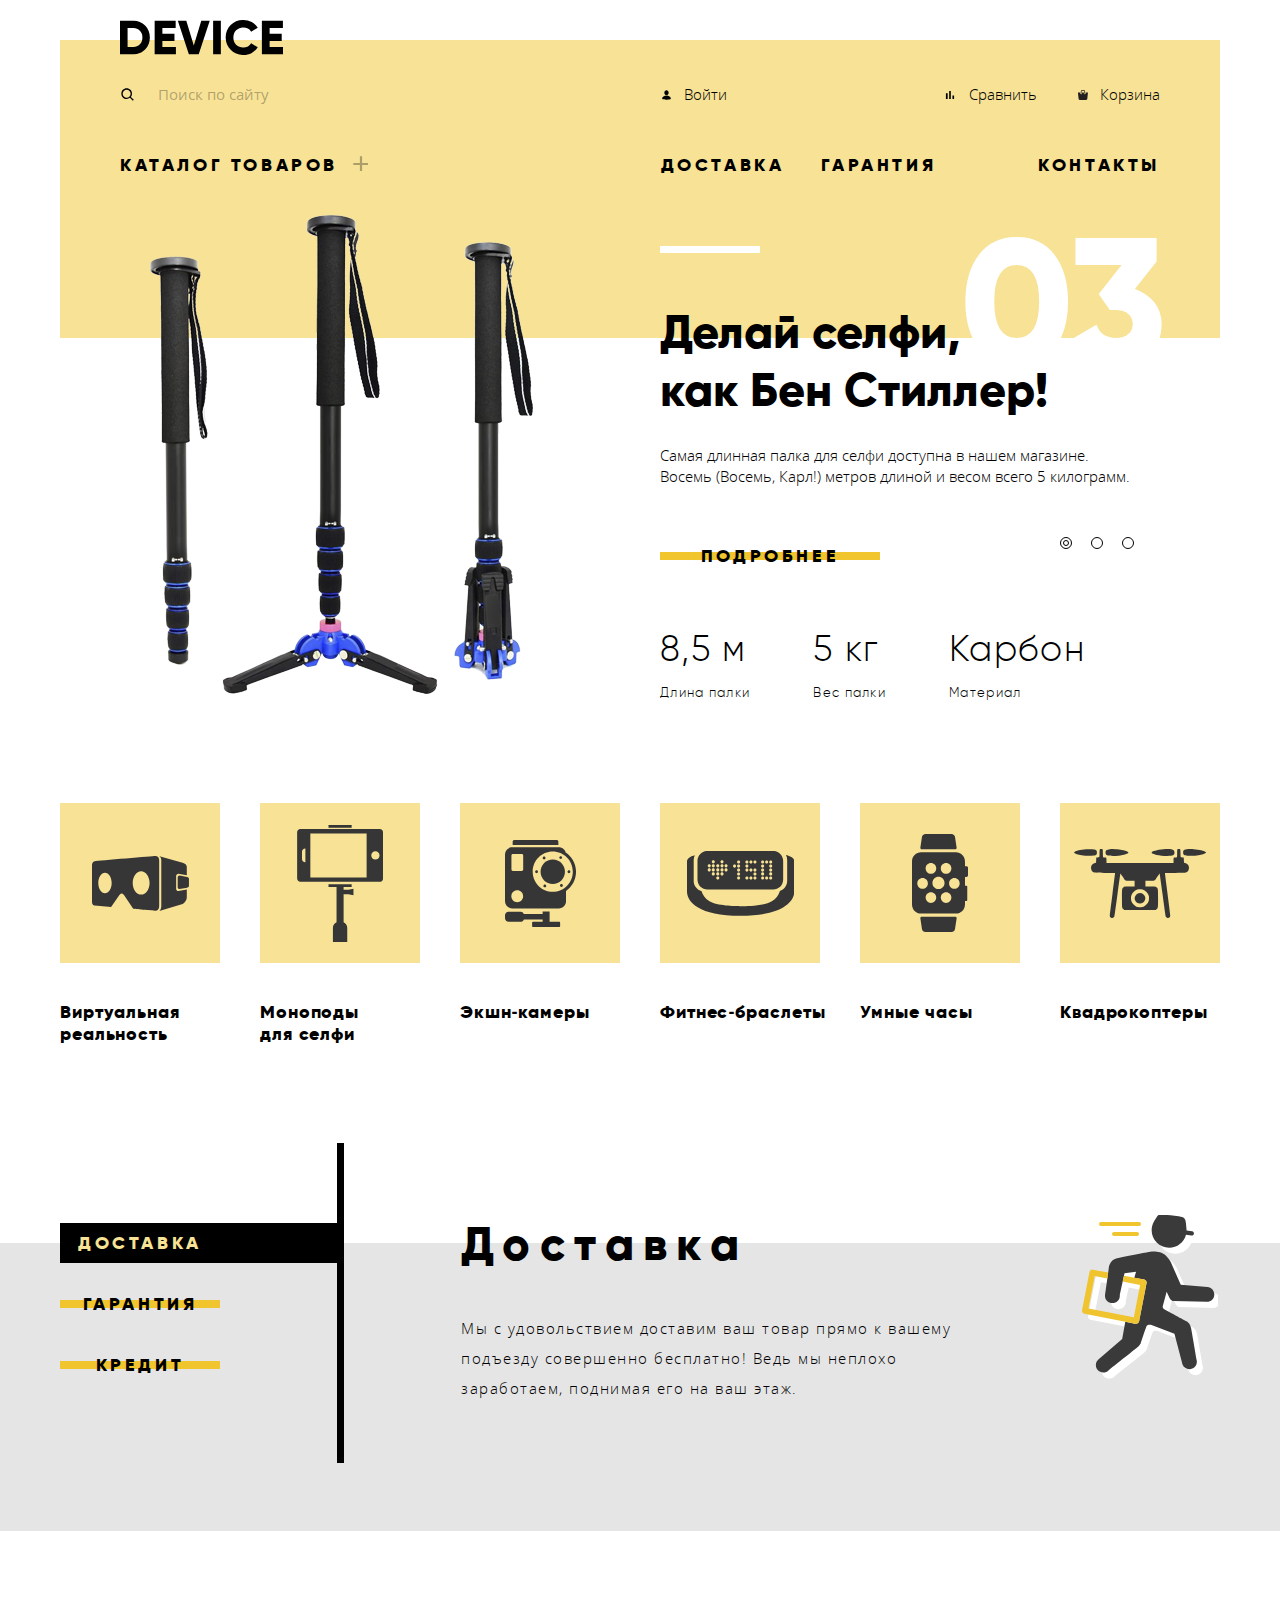
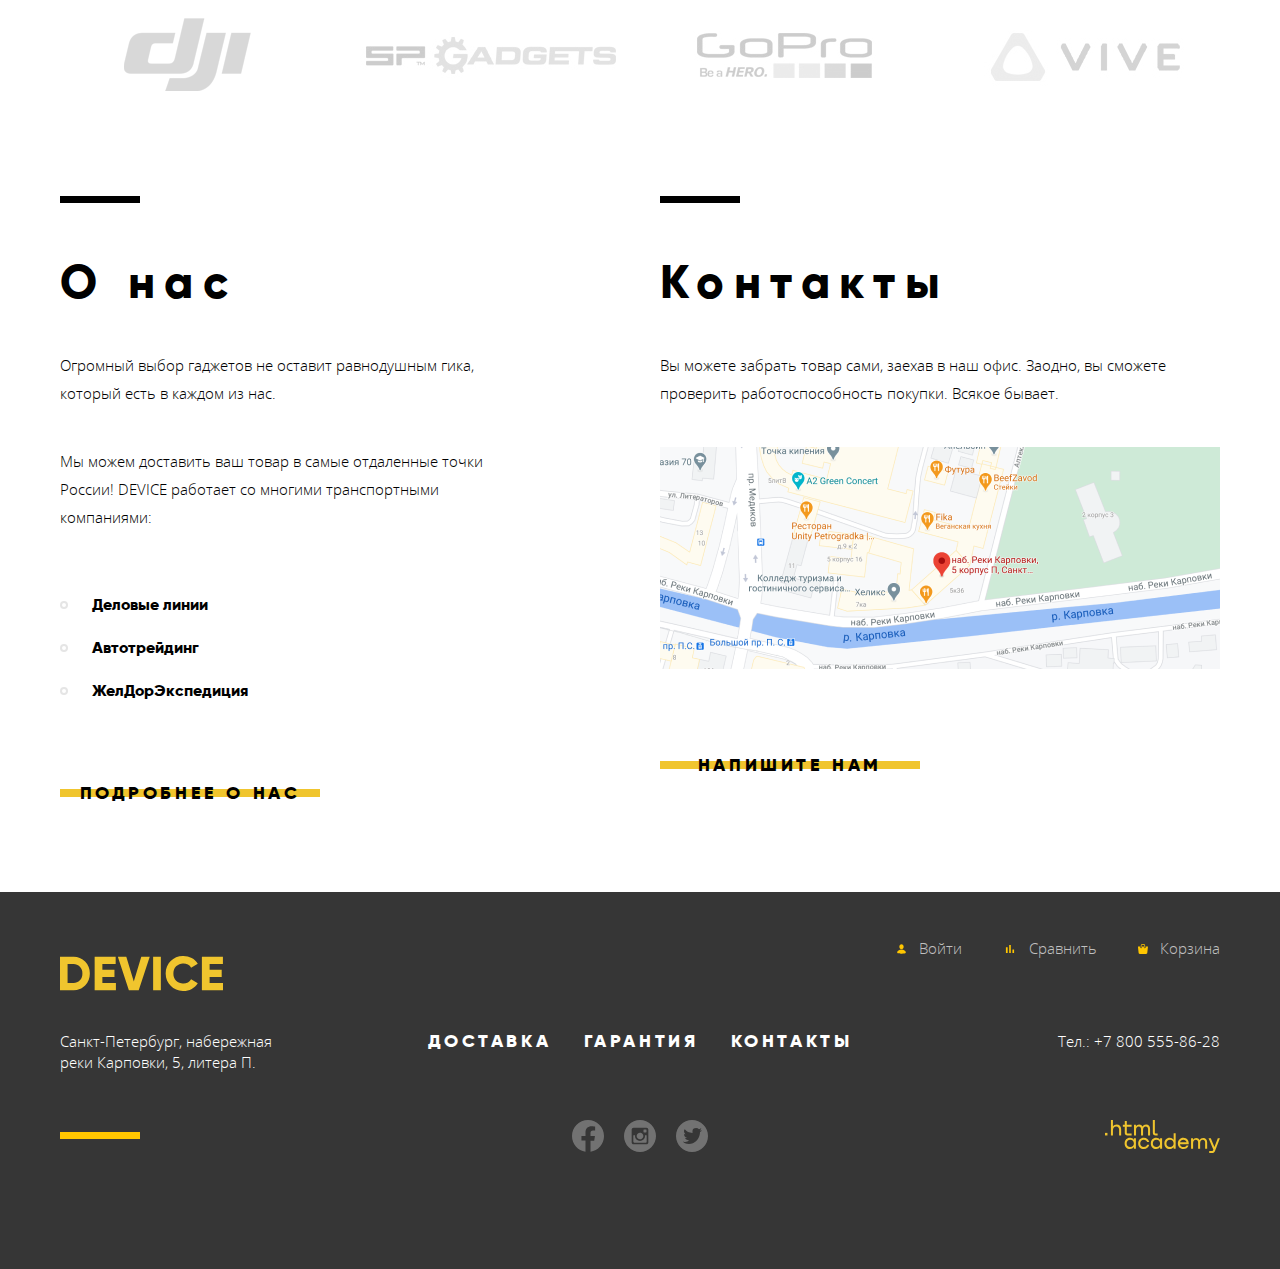
<file: index.html>
<!DOCTYPE html>
<html class="page" lang="ru">
  <head>
    <meta charset="utf-8">
    <title>HTML Academy: Девайс — Главная</title>
    <link rel="icon" href="favicon.ico">
    <link rel="icon" href="img/favicons/favicon.svg" type="image/svg+xml">
    <link rel="apple-touch-icon" href="img/favicons/favicon-180.png">
    <link rel="manifest" href="manifest.webmanifest">
    <link href="css/normalize.css" rel="stylesheet">
    <link href="css/style-min.css" rel="stylesheet">
  </head>
  <body>
    <header class="header">
      <div class="content-wrapper content-wrapper_header content-wrapper_header_index">
        <a class="logo">
          <svg width="163" height="35" viewBox="0 0 163 35" fill="none" xmlns="http://www.w3.org/2000/svg">
            <path fill-rule="evenodd" clip-rule="evenodd"
              d="M-0.151001 0.701999V34.302H13.381C15.5624 34.3553 17.7309 33.954 19.7487 33.1235C21.7665 32.2929 23.5892 31.0514 25.101 29.478C26.6506 27.9007 27.8665 26.0273 28.6761 23.9697C29.4857 21.912 29.8724 19.7124 29.813 17.502C29.8724 15.2916 29.4857 13.092 28.6761 11.0343C27.8665 8.9767 26.6506 7.1033 25.101 5.526C23.5891 3.9527 21.7663 2.71131 19.7486 1.8808C17.7308 1.05029 15.5623 0.64884 13.381 0.701999H-0.151001ZM7.582 26.91V8.091H13.382C14.5845 8.0431 15.7838 8.24676 16.903 8.68896C18.0223 9.13116 19.0369 9.80215 19.882 10.659C20.7304 11.5766 21.3875 12.6541 21.8149 13.8285C22.2422 15.0029 22.4313 16.2507 22.371 17.499C22.4313 18.7473 22.2423 19.9951 21.8149 21.1695C21.3876 22.3439 20.7305 23.4214 19.882 24.339C19.0371 25.196 18.0225 25.8672 16.9032 26.3094C15.7839 26.7516 14.5845 26.9552 13.382 26.907H7.582V26.91ZM42.382 20.958H54.464V13.658H42.378V8.091H55.669V0.701999H34.645V34.302H55.91V26.91H42.378V20.958H42.382ZM78.725 34.302L89.744 0.701999H81.286L73.795 25.422L66.304 0.701999H57.847L68.866 34.302H78.725ZM93.125 34.302H100.858V0.701999H93.125V34.302ZM131.74 32.886C134.233 31.574 136.321 29.6076 137.781 27.198L131.111 23.358C130.381 24.659 129.279 25.7121 127.946 26.382C126.505 27.1262 124.903 27.504 123.282 27.482C121.962 27.5449 120.643 27.3343 119.408 26.8635C118.173 26.3927 117.048 25.6718 116.105 24.746C115.195 23.7792 114.489 22.6393 114.028 21.3942C113.568 20.1492 113.362 18.8242 113.423 17.498C113.362 16.1718 113.568 14.8468 114.028 13.6018C114.489 12.3567 115.195 11.2168 116.105 10.25C117.048 9.32423 118.173 8.60333 119.408 8.13252C120.643 7.66171 121.962 7.45114 123.282 7.514C124.893 7.49099 126.486 7.86172 127.921 8.594C129.263 9.27181 130.373 10.3326 131.111 11.642L137.781 7.802C136.294 5.39746 134.191 3.43379 131.691 2.114C129.109 0.720904 126.216 0.00268919 123.282 0.0259991C113.503 -0.246001 105.485 7.717 105.691 17.498C105.483 27.279 113.5 35.245 123.279 34.974C126.229 35.0012 129.138 34.283 131.737 32.886H131.74ZM149.621 20.958H161.703V13.658H149.618V8.091H162.908V0.701999H141.885V34.302H163.15V26.91H149.618V20.958H149.621Z"
              fill="black" />
          </svg>
        </a>
        <div class="user-instruments-wrapper">
          <form action="https://echo.htmlacademy.ru" method="POST">
            <div class="search-bar">
              <label class="visually-hidden" for="search-input">Поиск:</label>
              <input class="search" id="search-input" type="search" placeholder="Поиск по сайту">
              <button class="button button_search" type="submit">Найти</button>
            </div>
          </form>
          <ul class="user-instruments__list list-style_none">
            <li class="user-instruments__item">
              <a class="link user-instruments__link user-instruments__link_enter" href="blank.html">Войти</a>
            </li>
            <li class="user-instruments__item">
              <a class="link user-instruments__link user-instruments__link_compare" href="blank.html">Сравнить</a>
            </li>
            <li class="user-instruments__item">
              <a class="link user-instruments__link user-instruments__link_cart" href="blank.html">Корзина</a>
            </li>
          </ul>
        </div>
        <nav>
          <ul class="navigation list-style_none">
            <li class="navigation__list-item_catalog">
              <a class="navigation__link navigation__link_catalog link" href="blank.html">Каталог товаров</a>
              <ul class="catalog list-style_none">
                <li>
                  <a class="link" href="blank.html">Виртуальная реальность</a>
                </li>
                <li>
                  <a class="link" href="catalog.html">Моноподы для селфи</a>
                </li>
                <li>
                  <a class="link" href="blank.html">Экшн-камеры</a>
                </li>
                <li>
                  <a class="link" href="blank.html">Фитнес-браслеты</a>
                </li>
                <li>
                  <a class="link" href="blank.html">Умные часы</a>
                </li>
                <li>
                  <a class="link" href="blank.html">Квадрокоптер</a>
                </li>
              </ul>
            </li>
            <li class="navigation__list">
              <a class="navigation__link link" href="blank.html">Доставка</a>
            </li>
            <li class="navigation__list">
              <a class="navigation__link link" href="blank.html">Гарантия</a>
            </li>
            <li class="navigation__list">
              <a class="navigation__link link" href="blank.html">Контакты</a>
            </li>
          </ul>
        </nav>
      </div>
    </header>
    <main class="main">
      <div class="content-wrapper">
        <h1 class="visually-hidden">Интернет магазин гаджетов Device</h1>
        <section class="popular-section">
          <h2 class="visually-hidden">Популярные товары</h2>
          <ul class="popular-list list-style_none">
            <li class="popular-list__item popular-list__item_current">
              <img class="image_selfie-stick" src="img/selfie-stick.png" width="384" height="486" alt="Палка для селфи">
              <div class="popular-list-item__wrapper">
                <b class="caption">Делай селфи,<br> как Бен Стиллер!</b>
                <p class="popular-list__desc">Самая длинная палка для селфи доступна в нашем магазине. Восемь (Восемь, Карл!) метров
                  длиной и весом всего 5 килограмм.</p>
                <a class="button" href="blank.html">Подробнее</a>
                <dl class="specification-list">
                  <div>
                    <dt>Длина палки</dt>
                    <dd>8,5 м</dd>
                  </div>
                  <div>
                    <dt>Вес палки</dt>
                    <dd>5 кг</dd>
                  </div>
                  <div>
                    <dt>Материал</dt>
                    <dd>Карбон</dd>
                  </div>
                </dl>
              </div>
            </li>
            <li class="popular-list__item">
              <img class="image_fitness-bracelet" src="img/fitness-bracelet.png" width="345" height="485" alt="Фитнес-браслет">
              <div class="popular-list-item__wrapper">
                <b class="caption">Худеем<br>правильно!</b>
                <p class="popular-list__desc">Мотивирующие фитнес-браслеты помогут найти в себе силы не пропускать занятия и соблюдать
                  диету.</p>
                <a class="button" href="blank.html">Подробнее</a>
                <dl class="specification-list">
                  <div>
                    <dt>Без подзарядки</dt>
                    <dd>48 часов</dd>
                  </div>
                </dl>
              </div>
            </li>
            <li class="popular-list__item">
              <img class="image_quadcopter" src="img/quadcopter.png" width="526" height="334" alt="Квадрокоптер">
              <div class="popular-list-item__wrapper">
                <b class="caption">Порхает как бабочка, жалит как пчела!</b>
                <p class="popular-list__desc">Этот обычный, на первый взгляд, квадрокоптер оснащен мощным лазером, замаскированным под
                  стандартную камеру.</p>
                <a class="button" href="blank.html">Подробнее</a>
                <dl class="specification-list">
                  <div>
                    <dt>Дальность полета</dt>
                    <dd>800 м</dd>
                  </div>
                  <div>
                    <dt>Радиус поражения</dt>
                    <dd>50 м</dd>
                  </div>
                </dl>
              </div>
            </li>
          </ul>
          <ul class="popular__controls list-style_none">
            <li class="popular__controls-item">
              <div class="popular__controls-button popular__controls-button_current" aria-label="Третий слайд"></div>
            </li>
            <li class="popular__controls-item">
              <div class="popular__controls-button" aria-label="Второй слайд"></div>
            </li>
            <li class="popular__controls-item">
              <div class="popular__controls-button" aria-label="Первый слайд"></div>
            </li>
          </ul>
        </section>
        <section class="categories-section">
          <h2 class="visually-hidden">Категории</h2>
          <ul class="categories-list list-style_none">
            <li class="categories-list__item">
              <a href="blank.html">
                <div>
                  <svg width="97" height="55" viewBox="0 0 97 55" fill="none" xmlns="http://www.w3.org/2000/svg">
                    <g clip-path="url(#clip0)">
                      <path
                        d="M84.131 32.639V20.003C84.131 18.694 85.176 17.633 86.466 17.633L94.792 19.2141V11.02C94.792 8.66505 93.084 7.58905 90.59 6.75505L67.403 0.175049C69.019 1.56605 69.292 2.21505 69.292 4.57105V49.78C69.292 52.136 68.842 53.8461 67.325 54.9901L90.59 47.925C92.991 47.092 94.792 43.709 94.792 41.3531V33.44L86.466 35.007C85.176 35.009 84.131 33.947 84.131 32.639Z"
                        fill="#363636" />
                      <path
                        d="M95.129 20.979L87.531 19.535C86.523 19.535 85.707 20.364 85.707 21.386V31.254C85.707 32.277 86.523 33.106 87.531 33.106L95.129 31.675C96.283 31.256 96.953 30.846 96.953 29.823V22.83C96.953 21.808 96.187 21.323 95.129 20.979Z"
                        fill="#363636" />
                      <path
                        d="M67.17 4.48303C67.17 -0.596972 62.938 0.0240287 62.938 0.0240287C62.938 0.0240287 5.832 4.73803 2.838 5.14503C-0.155997 5.55203 0.00100259 9.53203 0.00100259 9.53203C0.00100259 9.53203 2.59155e-06 42.069 2.59155e-06 45.812C2.59155e-06 49.555 2.599 49.565 2.599 49.565L19.076 50.968L27.212 39.3C27.212 39.3 28.321 37.472 29.717 37.472C31.114 37.472 32.149 39.333 32.149 39.333L41.21 52.854C41.21 52.854 60.105 54.763 63.731 54.763C67.357 54.762 67.17 49.739 67.17 49.739C67.17 49.739 67.17 9.56303 67.17 4.48303ZM12.982 37.192C9.284 37.192 6.286 32.591 6.286 26.917C6.286 21.243 9.284 16.642 12.982 16.642C16.68 16.642 19.678 21.243 19.678 26.917C19.678 32.591 16.68 37.192 12.982 37.192ZM49.14 38.618C44.478 38.618 40.699 33.379 40.699 26.917C40.699 20.454 44.479 15.215 49.14 15.215C53.802 15.215 57.582 20.454 57.582 26.917C57.582 33.379 53.802 38.618 49.14 38.618Z"
                        fill="#363636" />
                    </g>
                    <defs>
                      <clipPath id="clip0">
                        <rect width="97" height="55" fill="white" />
                      </clipPath>
                    </defs>
                  </svg>
                </div>
                <p>Виртуальная реальность</p>
              </a>
            </li>
            <li class="categories-list__item">
              <a href="blank.html">
                <div>
                  <svg width="86" height="117" viewBox="0 0 86 117" fill="none" xmlns="http://www.w3.org/2000/svg">
                    <g clip-path="url(#clip1)">
                      <path
                        d="M82.821 4.01099H3.33C1.569 4.01099 0.141998 5.43799 0.141998 7.19899V53.612C0.141998 55.375 1.569 56.801 3.33 56.801H82.822C84.584 56.801 86.011 55.374 86.011 53.612V7.19899C86.011 5.43799 84.583 4.01099 82.821 4.01099ZM8.392 37.236H8.166C6.404 37.236 4.977 35.807 4.977 34.047V26.764C4.977 25.003 6.404 23.576 8.166 23.576H8.392V37.236ZM69.623 52.408H13.341V8.40199H69.623V52.408ZM78.4 34.552C76.111 34.552 74.254 32.697 74.254 30.405C74.254 28.113 76.11 26.258 78.4 26.258C80.691 26.258 82.548 28.113 82.548 30.405C82.548 32.697 80.691 34.552 78.4 34.552Z"
                        fill="#363636" />
                      <path d="M54.654 0H31.497V2.758H54.654V0Z" fill="#363636" />
                      <path
                        d="M46.608 64.861V61.888H54.654V59.13H31.498V61.888H39.543V97.134C37.404 98.072 35.908 100.206 35.908 102.693V117H50.243V102.693C50.243 100.207 48.748 98.072 46.607 97.136V69.146H51.403L56.454 70.359V63.648L51.403 64.861H46.608Z"
                        fill="#363636" />
                    </g>
                    <defs>
                      <clipPath id="clip1">
                        <rect width="86" height="117" fill="white" />
                      </clipPath>
                    </defs>
                  </svg>
                </div>
                <p>Моноподы<br> для селфи</p>
              </a>
            </li>
            <li class="categories-list__item">
              <a href="blank.html">
                <div>
                  <svg width="71" height="87" viewBox="0 0 71 87" fill="none" xmlns="http://www.w3.org/2000/svg">
                    <g clip-path="url(#clip3)">
                      <path d="M53.349 1.49C53.349 0.754 52.771 0 52.038 0H9.053C8.32 0 7.672 0.754 7.672 1.49V5.012H53.348V1.49H53.349Z"
                        fill="#363636" />
                      <path
                        d="M54.202 81.809H44.605V71.426H37.647V73.933H18.774C18.237 72.679 17.017 71.785 15.593 71.785H3.559C1.642 71.784 0 73.387 0 75.311V78.329C0 80.253 1.642 81.809 3.559 81.809H15.594C17.105 81.809 18.386 80.913 18.863 79.483H37.648V81.809H28.13C27.597 81.809 27.12 82.246 27.12 82.781V85.953C27.12 86.488 27.598 87.001 28.13 87.001H54.202C54.735 87.001 55.132 86.488 55.132 85.953V82.78C55.132 82.245 54.735 81.809 54.202 81.809Z"
                        fill="#363636" />
                      <path
                        d="M60.666 12.39C59.805 9.45303 57.099 7.34003 53.895 7.34003H7.148C3.25 7.34003 0 10.449 0 14.361V61.261C0 65.173 3.25 68.382 7.148 68.382H53.895C57.793 68.382 61.021 65.173 61.021 61.261V50.915C67.087 46.711 71.022 39.704 71.022 31.751C71.021 23.672 66.89 16.57 60.666 12.39ZM12.238 62.151C8.979 62.151 6.337 59.501 6.337 56.23C6.337 52.96 8.979 50.308 12.238 50.308C15.497 50.308 18.14 52.96 18.14 56.23C18.14 59.501 15.497 62.151 12.238 62.151ZM18.199 29.546C18.199 30.332 17.564 30.968 16.781 30.968H7.841C7.058 30.968 6.423 30.331 6.423 29.546V15.386C6.423 14.6 7.058 13.963 7.841 13.963H16.78C17.563 13.963 18.198 14.6 18.198 15.386V29.546H18.199ZM47.762 51.858C36.686 51.858 27.705 42.848 27.705 31.735C27.705 20.622 36.685 11.611 47.762 11.611C58.839 11.611 67.82 20.621 67.82 31.735C67.82 42.849 58.839 51.858 47.762 51.858Z"
                        fill="#363636" />
                      <path
                        d="M47.762 43.964C54.4932 43.964 59.95 38.4889 59.95 31.735C59.95 24.9811 54.4932 19.506 47.762 19.506C41.0307 19.506 35.574 24.9811 35.574 31.735C35.574 38.4889 41.0307 43.964 47.762 43.964Z"
                        fill="#363636" />
                      <path
                        d="M31.562 33.171C32.3545 33.171 32.997 32.5286 32.997 31.736C32.997 30.9435 32.3545 30.301 31.562 30.301C30.7695 30.301 30.127 30.9435 30.127 31.736C30.127 32.5286 30.7695 33.171 31.562 33.171Z"
                        fill="#363636" />
                      <path
                        d="M63.963 33.171C64.7555 33.171 65.398 32.5286 65.398 31.736C65.398 30.9435 64.7555 30.301 63.963 30.301C63.1705 30.301 62.528 30.9435 62.528 31.736C62.528 32.5286 63.1705 33.171 63.963 33.171Z"
                        fill="#363636" />
                      <path
                        d="M39.109 19.429C39.9015 19.429 40.544 18.7865 40.544 17.994C40.544 17.2015 39.9015 16.559 39.109 16.559C38.3165 16.559 37.674 17.2015 37.674 17.994C37.674 18.7865 38.3165 19.429 39.109 19.429Z"
                        fill="#363636" />
                      <path
                        d="M56.415 46.912C57.2048 46.912 57.845 46.2691 57.845 45.476C57.845 44.6829 57.2048 44.04 56.415 44.04C55.6252 44.04 54.985 44.6829 54.985 45.476C54.985 46.2691 55.6252 46.912 56.415 46.912Z"
                        fill="#363636" />
                      <path
                        d="M55.697 19C56.4896 19 57.132 18.3575 57.132 17.565C57.132 16.7725 56.4896 16.13 55.697 16.13C54.9045 16.13 54.262 16.7725 54.262 17.565C54.262 18.3575 54.9045 19 55.697 19Z"
                        fill="#363636" />
                      <path
                        d="M39.828 47.341C40.6205 47.341 41.263 46.6985 41.263 45.906C41.263 45.1135 40.6205 44.471 39.828 44.471C39.0355 44.471 38.393 45.1135 38.393 45.906C38.393 46.6985 39.0355 47.341 39.828 47.341Z"
                        fill="#363636" />
                    </g>
                    <defs>
                      <clipPath id="clip3">
                        <rect width="71" height="87" fill="white" />
                      </clipPath>
                    </defs>
                  </svg>
                </div>
                <p>Экшн&#8209;камеры</p>
              </a>
            </li>
            <li class="categories-list__item">
              <a href="blank.html">
                <div>
                  <svg width="107" height="65" viewBox="0 0 107 65" fill="none" xmlns="http://www.w3.org/2000/svg">
                    <g clip-path="url(#clip4)">
                      <path
                        d="M98.967 4.07397C99.719 5.51497 100.176 7.15398 100.176 8.89197V29.994C100.176 34.61 97.084 38.521 92.93 39.894C91.605 43.881 89.152 47.748 84.879 50.326C76.203 55.557 53.755 55.163 53.681 55.163C53.603 55.163 31.168 55.558 22.492 50.326C18.276 47.781 15.784 43.979 14.45 40.047C10.032 38.838 6.694 34.796 6.694 29.994V8.89297C6.694 7.20497 7.121 5.61097 7.833 4.19997C4.17 5.10897 0 6.91797 0 10.434C0 16.677 0 36.121 0 40.417C0 50.668 11.839 64.85 53.657 64.85C95.477 64.85 107.314 50.668 107.314 40.417C107.314 36.121 107.314 16.677 107.314 10.434C107.313 6.74997 102.738 4.93997 98.967 4.07397Z"
                        fill="#363636" />
                      <path
                        d="M20.561 38.459H86.084C91.648 38.459 96.158 33.946 96.158 28.382V9.93499C96.158 4.37199 91.648 -0.140015 86.084 -0.140015H20.561C14.997 -0.140015 10.486 4.37099 10.486 9.93499V28.382C10.486 33.946 14.997 38.459 20.561 38.459ZM83.695 9.46799C84.562 9.46799 85.264 10.171 85.264 11.038C85.264 11.904 84.562 12.607 83.695 12.607C82.828 12.607 82.127 11.904 82.127 11.038C82.127 10.17 82.828 9.46799 83.695 9.46799ZM83.695 13.507C84.562 13.507 85.264 14.21 85.264 15.075C85.264 15.942 84.562 16.644 83.695 16.644C82.828 16.644 82.127 15.942 82.127 15.075C82.127 14.21 82.828 13.507 83.695 13.507ZM83.695 17.546C84.562 17.546 85.264 18.248 85.264 19.115C85.264 19.981 84.562 20.684 83.695 20.684C82.828 20.684 82.127 19.981 82.127 19.115C82.127 18.248 82.828 17.546 83.695 17.546ZM83.695 21.373C84.562 21.373 85.264 22.077 85.264 22.942C85.264 23.809 84.562 24.51 83.695 24.51C82.828 24.51 82.127 23.809 82.127 22.942C82.127 22.076 82.828 21.373 83.695 21.373ZM83.695 25.412C84.562 25.412 85.264 26.114 85.264 26.981C85.264 27.846 84.562 28.549 83.695 28.549C82.828 28.549 82.127 27.845 82.127 26.981C82.127 26.114 82.828 25.412 83.695 25.412ZM79.656 9.46799C80.523 9.46799 81.224 10.171 81.224 11.038C81.224 11.904 80.523 12.607 79.656 12.607C78.791 12.607 78.088 11.904 78.088 11.038C78.088 10.17 78.791 9.46799 79.656 9.46799ZM79.656 25.412C80.523 25.412 81.224 26.114 81.224 26.981C81.224 27.846 80.523 28.549 79.656 28.549C78.791 28.549 78.088 27.845 78.088 26.981C78.088 26.114 78.791 25.412 79.656 25.412ZM75.619 9.46799C76.484 9.46799 77.187 10.171 77.187 11.038C77.187 11.904 76.484 12.607 75.619 12.607C74.752 12.607 74.05 11.904 74.05 11.038C74.05 10.17 74.752 9.46799 75.619 9.46799ZM75.619 13.507C76.484 13.507 77.187 14.21 77.187 15.075C77.187 15.942 76.484 16.644 75.619 16.644C74.752 16.644 74.05 15.942 74.05 15.075C74.05 14.21 74.752 13.507 75.619 13.507ZM75.619 17.546C76.484 17.546 77.187 18.248 77.187 19.115C77.187 19.981 76.484 20.684 75.619 20.684C74.752 20.684 74.05 19.981 74.05 19.115C74.05 18.248 74.752 17.546 75.619 17.546ZM75.619 21.373C76.484 21.373 77.187 22.077 77.187 22.942C77.187 23.809 76.484 24.51 75.619 24.51C74.752 24.51 74.05 23.809 74.05 22.942C74.05 22.076 74.752 21.373 75.619 21.373ZM75.619 25.412C76.484 25.412 77.187 26.114 77.187 26.981C77.187 27.846 76.484 28.549 75.619 28.549C74.752 28.549 74.05 27.845 74.05 26.981C74.05 26.114 74.752 25.412 75.619 25.412ZM67.965 9.46799C68.832 9.46799 69.533 10.171 69.533 11.038C69.533 11.904 68.832 12.607 67.965 12.607C67.098 12.607 66.397 11.904 66.397 11.038C66.396 10.17 67.1 9.46799 67.965 9.46799ZM67.965 17.546C68.832 17.546 69.533 18.248 69.533 19.115C69.533 19.981 68.832 20.684 67.965 20.684C67.098 20.684 66.397 19.981 66.397 19.115C66.396 18.248 67.1 17.546 67.965 17.546ZM67.965 21.427C68.832 21.427 69.533 22.128 69.533 22.995C69.533 23.86 68.832 24.564 67.965 24.564C67.098 24.564 66.397 23.86 66.397 22.995C66.396 22.128 67.1 21.427 67.965 21.427ZM67.965 25.412C68.832 25.412 69.533 26.114 69.533 26.981C69.533 27.846 68.832 28.549 67.965 28.549C67.098 28.549 66.397 27.845 66.397 26.981C66.396 26.114 67.1 25.412 67.965 25.412ZM63.926 9.46799C64.793 9.46799 65.496 10.171 65.496 11.038C65.496 11.904 64.793 12.607 63.926 12.607C63.061 12.607 62.357 11.904 62.357 11.038C62.356 10.17 63.061 9.46799 63.926 9.46799ZM63.926 17.546C64.793 17.546 65.496 18.248 65.496 19.115C65.496 19.981 64.793 20.684 63.926 20.684C63.061 20.684 62.357 19.981 62.357 19.115C62.356 18.248 63.061 17.546 63.926 17.546ZM63.926 25.412C64.793 25.412 65.496 26.114 65.496 26.981C65.496 27.846 64.793 28.549 63.926 28.549C63.061 28.549 62.357 27.845 62.357 26.981C62.356 26.114 63.061 25.412 63.926 25.412ZM59.888 9.46799C60.753 9.46799 61.457 10.171 61.457 11.038C61.457 11.904 60.753 12.607 59.888 12.607C59.021 12.607 58.32 11.904 58.32 11.038C58.319 10.17 59.021 9.46799 59.888 9.46799ZM59.888 13.507C60.753 13.507 61.457 14.21 61.457 15.075C61.457 15.942 60.753 16.644 59.888 16.644C59.021 16.644 58.32 15.942 58.32 15.075C58.319 14.21 59.021 13.507 59.888 13.507ZM59.888 17.546C60.753 17.546 61.457 18.248 61.457 19.115C61.457 19.981 60.753 20.684 59.888 20.684C59.021 20.684 58.32 19.981 58.32 19.115C58.319 18.248 59.021 17.546 59.888 17.546ZM59.888 25.412C60.753 25.412 61.457 26.114 61.457 26.981C61.457 27.846 60.753 28.549 59.888 28.549C59.021 28.549 58.32 27.845 58.32 26.981C58.319 26.114 59.021 25.412 59.888 25.412ZM51.598 9.46799C52.465 9.46799 53.167 10.171 53.167 11.038C53.167 11.904 52.465 12.607 51.598 12.607C50.731 12.607 50.03 11.904 50.03 11.038C50.029 10.17 50.731 9.46799 51.598 9.46799ZM51.598 13.507C52.465 13.507 53.167 14.21 53.167 15.075C53.167 15.942 52.465 16.644 51.598 16.644C50.731 16.644 50.03 15.942 50.03 15.075C50.029 14.21 50.731 13.507 51.598 13.507ZM51.598 17.546C52.465 17.546 53.167 18.248 53.167 19.115C53.167 19.981 52.465 20.684 51.598 20.684C50.731 20.684 50.03 19.981 50.03 19.115C50.029 18.248 50.731 17.546 51.598 17.546ZM51.598 21.427C52.465 21.427 53.167 22.128 53.167 22.995C53.167 23.86 52.465 24.564 51.598 24.564C50.731 24.564 50.03 23.86 50.03 22.995C50.029 22.128 50.731 21.427 51.598 21.427ZM51.598 25.412C52.465 25.412 53.167 26.114 53.167 26.981C53.167 27.846 52.465 28.549 51.598 28.549C50.731 28.549 50.03 27.845 50.03 26.981C50.029 26.114 50.731 25.412 51.598 25.412ZM47.559 13.507C48.426 13.507 49.127 14.21 49.127 15.075C49.127 15.942 48.426 16.644 47.559 16.644C46.692 16.644 45.99 15.942 45.99 15.075C45.99 14.21 46.691 13.507 47.559 13.507ZM39.057 13.295C39.922 13.295 40.626 13.998 40.626 14.863C40.626 15.73 39.922 16.432 39.057 16.432C38.19 16.432 37.486 15.729 37.486 14.863C37.486 13.998 38.189 13.295 39.057 13.295ZM39.057 17.333C39.922 17.333 40.626 18.036 40.626 18.903C40.626 19.769 39.922 20.473 39.057 20.473C38.19 20.473 37.486 19.769 37.486 18.903C37.486 18.036 38.189 17.333 39.057 17.333ZM35.018 9.25499C35.883 9.25499 36.586 9.95799 36.586 10.825C36.586 11.691 35.882 12.393 35.018 12.393C34.151 12.393 33.449 11.69 33.449 10.825C33.449 9.95799 34.15 9.25499 35.018 9.25499ZM35.018 13.295C35.883 13.295 36.586 13.998 36.586 14.863C36.586 15.73 35.882 16.432 35.018 16.432C34.151 16.432 33.449 15.729 33.449 14.863C33.449 13.998 34.15 13.295 35.018 13.295ZM35.018 17.333C35.883 17.333 36.586 18.036 36.586 18.903C36.586 19.769 35.882 20.473 35.018 20.473C34.151 20.473 33.449 19.769 33.449 18.903C33.449 18.036 34.15 17.333 35.018 17.333ZM35.018 21.373C35.883 21.373 36.586 22.077 36.586 22.942C36.586 23.809 35.882 24.51 35.018 24.51C34.151 24.51 33.449 23.809 33.449 22.942C33.449 22.076 34.15 21.373 35.018 21.373ZM30.764 13.295C31.631 13.295 32.333 13.998 32.333 14.863C32.333 15.73 31.631 16.432 30.764 16.432C29.897 16.432 29.196 15.729 29.196 14.863C29.196 13.998 29.897 13.295 30.764 13.295ZM30.764 17.333C31.631 17.333 32.333 18.036 32.333 18.903C32.333 19.769 31.631 20.473 30.764 20.473C29.897 20.473 29.196 19.769 29.196 18.903C29.196 18.036 29.897 17.333 30.764 17.333ZM30.764 21.373C31.631 21.373 32.333 22.077 32.333 22.942C32.333 23.809 31.631 24.51 30.764 24.51C29.897 24.51 29.196 23.809 29.196 22.942C29.196 22.076 29.897 21.373 30.764 21.373ZM30.764 25.412C31.631 25.412 32.333 26.114 32.333 26.981C32.333 27.846 31.631 28.549 30.764 28.549C29.897 28.549 29.196 27.845 29.196 26.981C29.196 26.114 29.897 25.412 30.764 25.412ZM26.3 9.25499C27.167 9.25499 27.871 9.95799 27.871 10.825C27.871 11.691 27.167 12.393 26.3 12.393C25.435 12.393 24.731 11.69 24.731 10.825C24.731 9.95799 25.435 9.25499 26.3 9.25499ZM26.3 13.295C27.167 13.295 27.871 13.998 27.871 14.863C27.871 15.73 27.167 16.432 26.3 16.432C25.435 16.432 24.731 15.729 24.731 14.863C24.731 13.998 25.435 13.295 26.3 13.295ZM26.3 17.333C27.167 17.333 27.871 18.036 27.871 18.903C27.871 19.769 27.167 20.473 26.3 20.473C25.435 20.473 24.731 19.769 24.731 18.903C24.731 18.036 25.435 17.333 26.3 17.333ZM26.3 21.373C27.167 21.373 27.871 22.077 27.871 22.942C27.871 23.809 27.167 24.51 26.3 24.51C25.435 24.51 24.731 23.809 24.731 22.942C24.731 22.076 25.435 21.373 26.3 21.373ZM22.263 13.295C23.128 13.295 23.832 13.998 23.832 14.863C23.832 15.73 23.128 16.432 22.263 16.432C21.396 16.432 20.694 15.729 20.694 14.863C20.694 13.998 21.396 13.295 22.263 13.295ZM22.263 17.333C23.128 17.333 23.832 18.036 23.832 18.903C23.832 19.769 23.128 20.473 22.263 20.473C21.396 20.473 20.694 19.769 20.694 18.903C20.694 18.036 21.396 17.333 22.263 17.333Z"
                        fill="#363636" />
                    </g>
                    <defs>
                      <clipPath id="clip4">
                        <rect width="107" height="65" fill="white" />
                      </clipPath>
                    </defs>
                  </svg>
                </div>
                <p>Фитнес&#8209;браслеты</p>
              </a>
            </li>
            <li class="categories-list__item">
              <a href="blank.html">
                <div>
                  <svg width="56" height="98" viewBox="0 0 56 98" fill="none" xmlns="http://www.w3.org/2000/svg">
                    <g clip-path="url(#clip5)">
                      <path
                        d="M54.494 32.197H52.979V27.557C52.979 22.505 48.892 18.371 43.897 18.371H9.082C4.086 18.372 0 22.505 0 27.557V70.425C0 75.477 4.087 79.61 9.083 79.61H43.898C48.893 79.61 52.98 75.477 52.98 70.425V67.01H54.495C54.91 67.01 55.252 66.666 55.252 66.246V52.467C55.252 52.046 54.91 51.701 54.495 51.701H52.98V42.913H54.495C55.327 42.913 56.009 42.225 56.009 41.382V33.728C56.008 32.886 55.326 32.197 54.494 32.197ZM34.082 29.088C37.008 29.088 39.381 31.486 39.381 34.446C39.381 37.406 37.008 39.804 34.082 39.804C31.156 39.804 28.784 37.406 28.784 34.446C28.784 31.486 31.156 29.088 34.082 29.088ZM18.945 29.088C21.87 29.088 24.243 31.486 24.243 34.446C24.243 37.406 21.87 39.804 18.945 39.804C16.019 39.804 13.647 37.406 13.647 34.446C13.647 31.486 16.019 29.088 18.945 29.088ZM5.297 49.397C5.297 46.438 7.668 44.039 10.595 44.039C13.521 44.039 15.893 46.438 15.893 49.397C15.893 52.356 13.52 54.755 10.595 54.755C7.668 54.756 5.297 52.356 5.297 49.397ZM18.945 68.894C16.019 68.894 13.647 66.496 13.647 63.536C13.647 60.576 16.019 58.178 18.945 58.178C21.87 58.178 24.243 60.576 24.243 63.536C24.243 66.496 21.87 68.894 18.945 68.894ZM20.435 48.991C20.435 45.609 23.146 42.867 26.49 42.867C29.834 42.867 32.545 45.609 32.545 48.991C32.545 52.373 29.834 55.115 26.49 55.115C23.146 55.114 20.435 52.373 20.435 48.991ZM34.082 68.894C31.156 68.894 28.784 66.496 28.784 63.536C28.784 60.576 31.156 58.178 34.082 58.178C37.008 58.178 39.381 60.576 39.381 63.536C39.381 66.496 37.008 68.894 34.082 68.894ZM42.384 54.756C39.457 54.756 37.086 52.357 37.086 49.398C37.086 46.439 39.457 44.04 42.384 44.04C45.31 44.04 47.682 46.439 47.682 49.398C47.682 52.356 45.31 54.756 42.384 54.756Z"
                        fill="#363636" />
                      <path
                        d="M9.646 15.31H43.333C44.176 15.31 44.765 14.629 44.639 13.796L43.023 3.028C43.023 3.028 43.023 3.027 43.021 3.026C42.771 1.362 41.189 0 39.506 0H13.474C11.788 0 10.206 1.362 9.957 3.028L8.342 13.795C8.217 14.628 8.803 15.31 9.646 15.31Z"
                        fill="#363636" />
                      <path
                        d="M43.333 82.671H9.646C8.803 82.671 8.217 83.354 8.342 84.187L9.957 94.954C10.207 96.62 11.789 97.982 13.473 97.982H39.505C41.189 97.982 42.771 96.62 43.022 94.956C43.022 94.955 43.022 94.955 43.022 94.954L44.637 84.187C44.765 83.354 44.176 82.671 43.333 82.671Z"
                        fill="#363636" />
                    </g>
                    <defs>
                      <clipPath id="clip5">
                        <rect width="56" height="98" fill="white" />
                      </clipPath>
                    </defs>
                  </svg>

                </div>
                <p>Умные часы</p>
              </a>
            </li>
            <li class="categories-list__item">
              <a href="blank.html">
                <div>
                  <svg width="132" height="69" viewBox="0 0 132 69" fill="none" xmlns="http://www.w3.org/2000/svg">
                    <g clip-path="url(#clip6)">
                      <path
                        d="M12.0522 0.257888C6.50725 0.745188 1.83825 1.8507 0.575153 2.9303C-0.147547 3.5465 -0.147547 3.5465 0.342753 4.0865C0.987253 4.8062 4.05615 5.73148 7.59035 6.32278C11.5884 6.99078 20.1002 7.0162 21.3135 6.3741C22.5254 5.7061 22.9375 4.96045 22.9375 3.39265C22.9375 1.77395 22.3184 0.976664 20.7197 0.540164C19.2739 0.154263 14.9414 -1.19209e-05 12.0522 0.257888Z"
                        fill="#363636" />
                      <path
                        d="M25.7744 0.488258C25.645 0.771454 25.5161 2.59617 25.5161 4.60007C25.5161 8.66107 25.6714 8.37838 23.3242 8.53318L22.2934 8.61028L22.164 11.1547L22.0351 13.6986L20.8486 13.9818C18.2695 14.6498 16.8496 16.577 17.0571 19.2762C17.185 21.2034 18.0879 22.617 19.6357 23.3631C20.7446 23.8763 21.1054 23.9012 30.8818 23.9012C36.4267 23.9012 41.019 23.9798 41.0703 24.0819C41.1211 24.2103 39.9609 33.4891 38.4907 44.7206C37.0459 55.9511 35.8076 65.7177 35.7822 66.3866C35.7309 68.0038 36.6084 69.0077 38.1299 69.0077C39.3672 69.0077 40.1416 68.3661 40.4512 67.1063C40.5806 66.5926 41.9468 56.7733 43.4693 45.285C44.9913 33.8221 46.3321 24.4163 46.4097 24.4163C46.5127 24.4163 47.4927 25.8294 48.6021 27.552C51.542 32.178 51.001 31.8689 56.2374 31.8689H60.5958V34.6711V37.4987L55.463 37.5758C50.7428 37.6529 50.253 37.7028 49.5817 38.191C48.0089 39.3482 47.9567 39.606 47.9567 49.1676C47.9567 58.7018 47.9831 58.9596 49.4792 60.2174L50.3303 60.9127H66.0129H81.6955L82.5461 60.2174C84.0422 58.9596 84.0666 58.7018 84.0666 49.1676C84.0666 39.6061 84.0158 39.3483 82.4436 38.191C81.7727 37.7027 81.2825 37.6529 76.5618 37.5758L71.43 37.4987V34.6711V31.8689H75.7894C81.0238 31.8689 80.4828 32.178 83.4232 27.552C84.5336 25.8293 85.513 24.4163 85.6166 24.4163C85.6928 24.4163 87.0355 33.8221 88.5561 45.285C90.0786 56.7733 91.4457 66.5926 91.5747 67.1063C91.8843 68.3661 92.6567 69.0077 93.896 69.0077C95.4175 69.0077 96.2954 68.0038 96.2427 66.3866C96.2173 65.7177 94.979 55.9511 93.5337 44.7206C92.0649 33.4892 90.9028 24.2103 90.9556 24.0819C91.0064 23.9798 95.5972 23.9012 101.145 23.9012C110.92 23.9012 111.281 23.8763 112.389 23.3631C113.937 22.617 114.839 21.2034 114.968 19.2762C115.175 16.577 113.757 14.6497 111.177 13.9818L109.99 13.6986L109.863 11.1547L109.734 8.61028L108.702 8.53318C106.355 8.37838 106.508 8.66107 106.508 4.60007C106.508 2.59617 106.38 0.771454 106.251 0.488258C106.045 0.128357 105.708 -2.28882e-05 104.884 -2.28882e-05C104.265 -2.28882e-05 103.646 0.128365 103.464 0.308571C103.258 0.514168 103.155 1.7739 103.155 4.2407C103.155 6.708 103.052 7.96778 102.845 8.17278C102.665 8.35248 101.944 8.48088 101.196 8.48088C99.5698 8.48088 99.5444 8.53308 99.5444 11.5913V13.8784H66.0127H32.4805V11.5913C32.4805 8.53318 32.4556 8.48088 30.8306 8.48088C30.0821 8.48088 29.3604 8.35248 29.1802 8.17278C28.9727 7.96768 28.8701 6.708 28.8701 4.2407C28.8701 1.7739 28.7671 0.514069 28.5605 0.308571C28.3798 0.128365 27.7602 -2.28882e-05 27.1416 -2.28882e-05C26.3169 -2.28882e-05 25.9814 0.128456 25.7744 0.488258ZM68.6172 40.6084C71.5059 41.5068 74.0088 44.001 74.7832 46.7764C75.2217 48.3194 75.0928 50.9922 74.499 52.5596C73.8027 54.4346 71.8144 56.5694 69.9336 57.4951C68.6436 58.1367 68.1797 58.2139 66.0127 58.2139C63.8462 58.2139 63.3818 58.1368 62.0923 57.4951C60.208 56.5693 58.2232 54.4346 57.5264 52.5596C56.9336 50.9922 56.8037 48.3194 57.2427 46.7764C57.9907 44.0528 60.4922 41.5069 63.3042 40.6084C65.3164 39.9659 66.6045 39.9659 68.6172 40.6084Z"
                        fill="#363636" />
                      <path
                        d="M63.7938 44.4375C61.7572 45.3633 60.287 48.0869 60.725 50.168C61.4989 53.8448 65.5482 55.7207 68.7206 53.8701C70.706 52.7119 71.7118 50.3232 71.1718 48.0869C70.6034 45.6963 68.4374 43.9492 66.0126 43.9492C65.3671 43.9493 64.3871 44.1807 63.7938 44.4375Z"
                        fill="#363636" />
                      <path
                        d="M36.0918 0.154258C32.1714 0.822258 31.5786 1.28516 31.5786 3.59806C31.5786 5.42276 32.0425 6.01407 33.8467 6.55367C35.3965 7.01607 41.0191 7.06784 44.3467 6.68204C51.2075 5.85974 55.6685 4.13764 54.0454 2.93004C52.7803 2.03014 49.1431 1.05355 44.9912 0.539951C42.5156 0.231951 36.9951 -4.19617e-05 36.0918 0.154258Z"
                        fill="#363636" />
                      <path
                        d="M89.4844 0.257861C83.1651 0.848161 77.6201 2.33895 77.6201 3.44385C77.6201 5.16605 85.4609 6.91355 93.25 6.93945C99.0537 6.93945 100.446 6.29734 100.446 3.59814C100.446 1.77394 99.8272 0.97656 98.0733 0.51416C96.4238 0.10256 92.3984 -3.86238e-05 89.4844 0.257861Z"
                        fill="#363636" />
                      <path
                        d="M112.776 0.283252C110.996 0.514252 109.758 1.05377 109.346 1.77397C108.959 2.54447 109.036 4.67775 109.5 5.34575C110.428 6.65675 111.152 6.81104 116.568 6.81104C120.229 6.81104 122.37 6.68215 124.434 6.32275C127.969 5.73145 131.038 4.80617 131.683 4.08647C132.173 3.54647 132.173 3.54647 131.45 2.93027C130.109 1.79937 125.492 0.745161 119.534 0.257861C116.053 -0.0253386 115.046 -0.0253482 112.776 0.283252Z"
                        fill="#363636" />
                    </g>
                    <defs>
                      <clipPath id="clip6">
                        <rect width="132" height="69" fill="white" />
                      </clipPath>
                    </defs>
                  </svg>
                </div>
                <p>Квадрокоптеры</p>
              </a>
            </li>
          </ul>
        </section>
        <section class="services-section">
          <h2 class="visually-hidden">Услуги</h2>
            <div class="services-wrapper">
              <ul class="service-buttons list-style_none">
                <li class="service-buttons__item service-buttons__item_current">
                  <button class="button service-button service-button_current" type="button">Доставка</button>
                </li>
                <li class="service-buttons__item">
                  <button class="button service-button" type="button">Гарантия</button>
                </li>
                <li class="service-buttons__item">
                  <button class="button service-button" type="button">Кредит</button>
                </li>
              </ul>
              <ul class="services list-style_none">
                <li class="services__item services__item_delivery services__item_current">
                  <h3 class="caption">Доставка</h3>
                  <p>Мы с удовольствием доставим ваш товар прямо к вашему подъезду совершенно бесплатно! Ведь мы неплохо заработаем,
                    поднимая его на ваш этаж.</p>
                </li>
                <li class="services__item services__item_warranty">
                  <h3 class="caption">Гарантия</h3>
                  <p>Если из-за возгорания купленного у нас товара у вас сгорит дом — не переживайте, мы выдадим вам новый. Товар, не
                    дом, конечно же.</p>
                </li>
                <li class="services__item services__item_credit">
                  <h3 class="caption">Кредит</h3>
                  <p>Залезть в долговую яму стало проще! Кредитные консультанты подберут для вас наиболее выгодные условия кредита.
                    Выгодные для нашего банка, разумеется.</p>
                </li>
              </ul>
            </div>
        </section>
        <section class="partners-section">
          <h2 class="visually-hidden">Партнеры</h2>
          <ul class="partners-list list-style_none">
            <li class="partners-list__item partners-list__item_dji">
              <img src="img/dji.png" width="260" height="100" alt="Логотип DJI">
            </li>
            <li class="partners-list__item partners-list__item_sp">
              <img src="img/sp.png" width="260" height="100" alt="Логотип SP Gadgets">
            </li>
            <li class="partners-list__item partners-list__item_gopro">
              <img src="img/gopro.png" width="260" height="100" alt="Логотип GoPro">
            </li>
            <li class="partners-list__item partners-list__item_vive">
              <img src="img/vive.png" width="260" height="100" alt="Логотип VIVE">
            </li>
          </ul>
        </section>
        <div class="about-and-contacts-wrapper">
          <section class="about">
            <h2 class="caption">О нас</h2>
            <p>Огромный выбор гаджетов не оставит равнодушным гика, который есть в каждом из нас.</p>
            <p>Мы можем доставить ваш товар в самые отдаленные точки России! DEVICE работает со многими транспортными компаниями:</p>
            <ul class="transport-companies-list list-style_none">
              <li>Деловые линии</li>
              <li>Автотрейдинг</li>
              <li>ЖелДорЭкспедиция</li>
            </ul>
            <a class="button" href="blank.html">Подробнее о нас</a>
          </section>
          <section class="contacts">
            <h2 class="caption">Контакты</h2>
            <p>Вы можете забрать товар сами, заехав в наш офис. Заодно, вы сможете проверить работоспособность покупки. Всякое
              бывает.</p>
            <a class="map" href="#">
              <img src="img/map-small.png" width="560" height="222" alt="Карта">
            </a>
            <button class="button button_text-us" type="button">Напишите нам</button>
          </section>
        </div>
      </div>
    </main>
    <footer class="footer">
      <div class="content-wrapper content-wrapper_footer">
        <a class="logo_footer">
          <svg width="163" height="35" viewBox="0 0 163 35" fill="none" xmlns="http://www.w3.org/2000/svg">
            <path fill-rule="evenodd" clip-rule="evenodd"
              d="M-0.151001 0.701999V34.302H13.381C15.5624 34.3553 17.7309 33.954 19.7487 33.1235C21.7665 32.2929 23.5892 31.0514 25.101 29.478C26.6506 27.9007 27.8665 26.0273 28.6761 23.9697C29.4857 21.912 29.8724 19.7124 29.813 17.502C29.8724 15.2916 29.4857 13.092 28.6761 11.0343C27.8665 8.9767 26.6506 7.1033 25.101 5.526C23.5891 3.9527 21.7663 2.71131 19.7486 1.8808C17.7308 1.05029 15.5623 0.64884 13.381 0.701999H-0.151001ZM7.582 26.91V8.091H13.382C14.5845 8.0431 15.7838 8.24676 16.903 8.68896C18.0223 9.13116 19.0369 9.80215 19.882 10.659C20.7304 11.5766 21.3875 12.6541 21.8149 13.8285C22.2422 15.0029 22.4313 16.2507 22.371 17.499C22.4313 18.7473 22.2423 19.9951 21.8149 21.1695C21.3876 22.3439 20.7305 23.4214 19.882 24.339C19.0371 25.196 18.0225 25.8672 16.9032 26.3094C15.7839 26.7516 14.5845 26.9552 13.382 26.907H7.582V26.91ZM42.382 20.958H54.464V13.658H42.378V8.091H55.669V0.701999H34.645V34.302H55.91V26.91H42.378V20.958H42.382ZM78.725 34.302L89.744 0.701999H81.286L73.795 25.422L66.304 0.701999H57.847L68.866 34.302H78.725ZM93.125 34.302H100.858V0.701999H93.125V34.302ZM131.74 32.886C134.233 31.574 136.321 29.6076 137.781 27.198L131.111 23.358C130.381 24.659 129.279 25.7121 127.946 26.382C126.505 27.1262 124.903 27.504 123.282 27.482C121.962 27.5449 120.643 27.3343 119.408 26.8635C118.173 26.3927 117.048 25.6718 116.105 24.746C115.195 23.7792 114.489 22.6393 114.028 21.3942C113.568 20.1492 113.362 18.8242 113.423 17.498C113.362 16.1718 113.568 14.8468 114.028 13.6018C114.489 12.3567 115.195 11.2168 116.105 10.25C117.048 9.32423 118.173 8.60333 119.408 8.13252C120.643 7.66171 121.962 7.45114 123.282 7.514C124.893 7.49099 126.486 7.86172 127.921 8.594C129.263 9.27181 130.373 10.3326 131.111 11.642L137.781 7.802C136.294 5.39746 134.191 3.43379 131.691 2.114C129.109 0.720904 126.216 0.00268919 123.282 0.0259991C113.503 -0.246001 105.485 7.717 105.691 17.498C105.483 27.279 113.5 35.245 123.279 34.974C126.229 35.0012 129.138 34.283 131.737 32.886H131.74ZM149.621 20.958H161.703V13.658H149.618V8.091H162.908V0.701999H141.885V34.302H163.15V26.91H149.618V20.958H149.621Z"
              fill="black" />
          </svg>
        </a>
        <ul class="user-instruments-footer list-style_none">
          <li class="user-instruments-footer__item ">
            <a class="user-instruments__link_footer user-instruments__link_enter_footer" href="blank.html">Войти</a>
          </li>
          <li class="user-instruments-footer__item">
            <a class="user-instruments__link_footer user-instruments__link_compare_footer" href="blank.html">Сравнить</a>
          </li>
          <li class="user-instruments-footer__item">
            <a class="user-instruments__link_footer user-instruments__link_cart_footer" href="blank.html">Корзина</a>
          </li>
        </ul>
        <address class="address">Санкт-Петербург, набережная реки Карповки, 5, литера П.</address>
        <ul class="navigation-footer list-style_none">
          <li class="navigation-footer__item navigation__link">
            <a href="blank.html">Доставка</a>
          </li>
          <li class="navigation-footer__item navigation__link">
            <a href="blank.html">Гарантия</a>
          </li>
          <li class="navigation-footer__item navigation__link">
            <a href="blank.html">Контакты</a>
          </li>
        </ul>
        <p class="phohe">Тел.:
          <a class="phone-link" href="tel:+78005558628">+7 800 555-86-28</a>
        </p>
        <ul class="social-buttons-list list-style_none">
          <li class="social-buttons-list__item">
            <a href="blank.html">
              <span class="visually-hidden">Мы в Facebook</span>
              <svg width="32" height="32" viewBox="0 0 32 32" fill="none" xmlns="http://www.w3.org/2000/svg">
                <path
                  d="M31.9973 16C31.9973 7.16267 24.8347 0 15.9987 0C7.16267 0 0 7.16267 0 16C0 23.984 5.85067 30.6027 13.4987 31.8027V20.624H9.43733V15.9987H13.4987V12.4747C13.4987 8.464 15.888 6.24933 19.5413 6.24933C21.292 6.24933 23.1227 6.56133 23.1227 6.56133V10.4987H21.1067C19.12 10.4987 18.5 11.732 18.5 12.9973V16H22.9373L22.228 20.6253H18.5V31.804C26.148 30.604 31.9987 23.9853 31.9987 16H31.9973Z"
                  fill="white" fill-opacity="0.3" />
              </svg>
            </a>
          </li>
          <li class="social-buttons-list__item">
            <a href="blank.html">
              <span class="visually-hidden">Мы в Instagram</span>
              <svg width="32" height="32" viewBox="0 0 32 32" fill="none" xmlns="http://www.w3.org/2000/svg">
                <path
                  d="M21 16C21 17.3261 20.4732 18.5979 19.5355 19.5355C18.5979 20.4732 17.3261 21 16 21C14.6739 21 13.4021 20.4732 12.4645 19.5355C11.5268 18.5979 11 17.3261 11 16C11 15.715 11.03 15.4367 11.0817 15.1667H9.33333V21.8283C9.33333 22.2917 9.70833 22.6667 10.1717 22.6667H21.83C22.0521 22.6662 22.2649 22.5777 22.4217 22.4205C22.5786 22.2634 22.6667 22.0504 22.6667 21.8283V15.1667H20.9183C20.97 15.4367 21 15.715 21 16ZM16 19.3333C16.4378 19.3332 16.8714 19.2469 17.2759 19.0792C17.6803 18.9116 18.0478 18.6659 18.3574 18.3562C18.6669 18.0465 18.9124 17.6789 19.0799 17.2743C19.2473 16.8698 19.3334 16.4362 19.3333 15.9983C19.3332 15.5605 19.2469 15.1269 19.0792 14.7225C18.9116 14.318 18.6659 13.9505 18.3562 13.641C18.0465 13.3314 17.6789 13.0859 17.2743 12.9185C16.8698 12.751 16.4362 12.6649 15.9983 12.665C15.1141 12.6652 14.2661 13.0167 13.641 13.6421C13.0158 14.2676 12.6648 15.1157 12.665 16C12.6652 16.8843 13.0167 17.7322 13.6421 18.3574C14.2676 18.9825 15.1157 19.3336 16 19.3333ZM20 12.5H21.9983C22.1311 12.5 22.2584 12.4474 22.3525 12.3537C22.4465 12.2599 22.4996 12.1328 22.5 12V10.0017C22.5 9.86862 22.4471 9.74102 22.3531 9.64693C22.259 9.55285 22.1314 9.5 21.9983 9.5H20C19.8669 9.5 19.7393 9.55285 19.6453 9.64693C19.5512 9.74102 19.4983 9.86862 19.4983 10.0017V12C19.5 12.275 19.725 12.5 20 12.5ZM16 0C11.7565 0 7.68687 1.68571 4.68629 4.68629C1.68571 7.68687 0 11.7565 0 16C0 20.2435 1.68571 24.3131 4.68629 27.3137C7.68687 30.3143 11.7565 32 16 32C18.1012 32 20.1817 31.5861 22.1229 30.7821C24.0641 29.978 25.828 28.7994 27.3137 27.3137C28.7994 25.828 29.978 24.0641 30.7821 22.1229C31.5861 20.1817 32 18.1012 32 16C32 13.8989 31.5861 11.8183 30.7821 9.87706C29.978 7.93586 28.7994 6.17203 27.3137 4.68629C25.828 3.20055 24.0641 2.022 22.1229 1.21793C20.1817 0.413852 18.1012 0 16 0ZM24.3333 22.4817C24.3333 23.5 23.5 24.3333 22.4817 24.3333H9.51833C8.5 24.3333 7.66667 23.5 7.66667 22.4817V9.51833C7.66667 8.5 8.5 7.66667 9.51833 7.66667H22.4817C23.5 7.66667 24.3333 8.5 24.3333 9.51833V22.4817Z"
                  fill="white" fill-opacity="0.3" />
              </svg>
            </a>
          </li>
          <li class="social-buttons-list__item">
            <a href="blank.html">
              <span class="visually-hidden">Мы в Twitter</span>
              <svg width="32" height="32" viewBox="0 0 32 32" fill="none" xmlns="http://www.w3.org/2000/svg">
                <path
                  d="M16 32C13.8333 32 11.7604 31.5781 9.78125 30.7344C7.80208 29.8906 6.09896 28.7552 4.67188 27.3281C3.24479 25.901 2.10938 24.1979 1.26562 22.2188C0.421875 20.2396 0 18.1667 0 16C0 13.8333 0.421875 11.7604 1.26562 9.78125C2.10938 7.80208 3.24479 6.09896 4.67188 4.67188C6.09896 3.24479 7.80208 2.10938 9.78125 1.26562C11.7604 0.421875 13.8333 0 16 0C18.1667 0 20.2396 0.421875 22.2188 1.26562C24.1979 2.10938 25.901 3.24479 27.3281 4.67188C28.7552 6.09896 29.8906 7.80208 30.7344 9.78125C31.5781 11.7604 32 13.8333 32 16C32 18.1667 31.5781 20.2396 30.7344 22.2188C29.8906 24.1979 28.7552 25.901 27.3281 27.3281C25.901 28.7552 24.1979 29.8906 22.2188 30.7344C20.2396 31.5781 18.1667 32 16 32ZM25.4062 8C25.2812 8.0625 25.0938 8.17708 24.8438 8.34375L24.2344 8.75L23.6562 9.0625L23 9.28125C22.2292 8.42708 21.2812 8 20.1562 8C17.7188 8 16.5 9.02083 16.5 11.0625V12.9062C13.1458 12.7396 10.5729 11.5104 8.78125 9.21875C8.26042 9.76042 8 10.3542 8 11C8 12.375 8.51042 13.4167 9.53125 14.125C9.40625 14.125 9.22917 14.1354 9 14.1562C8.77083 14.1771 8.58854 14.1771 8.45312 14.1562C8.31771 14.1354 8.16667 14.0833 8 14C8 14.9583 8.25521 15.7552 8.76562 16.3906C9.27604 17.026 9.97917 17.4375 10.875 17.625C10.6667 17.875 10.375 18 10 18C9.66667 18 9.375 17.9062 9.125 17.7188C9.125 18.5312 9.51562 19.1615 10.2969 19.6094C11.0781 20.0573 11.9583 20.2917 12.9375 20.3125C12.5625 20.875 12.0156 21.2969 11.2969 21.5781C10.5781 21.8594 9.8125 22 9 22C8.70833 22 8.30729 21.9271 7.79688 21.7812C7.28646 21.6354 7.02083 21.5625 7 21.5625C7.33333 22.2292 8.01562 22.8021 9.04688 23.2812C10.0781 23.7604 11.3854 24 12.9688 24C14.3646 24 15.6667 23.7552 16.875 23.2656C18.0833 22.776 19.1146 22.125 19.9688 21.3125C20.8229 20.5 21.5573 19.5729 22.1719 18.5312C22.7865 17.4896 23.2448 16.4115 23.5469 15.2969C23.849 14.1823 24 13.0833 24 12C24 11.9583 24.125 11.8698 24.375 11.7344C24.625 11.599 24.9167 11.4167 25.25 11.1875C25.5833 10.9583 25.8333 10.7188 26 10.4688C24.875 10.4688 24.125 10.4896 23.75 10.5312C24.4792 10.0938 25.0312 9.25 25.4062 8Z"
                  fill="white" fill-opacity="0.3" />
              </svg>
            </a>
          </li>
        </ul>
        <a class="htmlacademy" href="https://htmlacademy.ru/intensive/htmlcss">
          <span class="visually-hidden">Html Academy</span>
          <svg width="115" height="34" viewBox="0 0 115 34" fill="none" xmlns="http://www.w3.org/2000/svg">
            <g clip-path="url(#clip7)">
              <path d="M0 12.8806V15.4567H2.45789V12.8806H0Z" fill="#F0C52E" />
              <path
                d="M11.6465 4.52965C10.0863 4.52965 8.82528 5.23807 8.03448 6.26851H7.94899V0H5.91858V15.4566H7.94899V10.1541C7.94899 8.02886 9.27412 6.50466 11.2191 6.50466C13.0571 6.50466 14.1258 7.87858 14.1258 9.72478V15.4566H16.1562V9.35984C16.1562 6.41878 14.3395 4.52965 11.6465 4.52965Z"
                fill="#F0C52E" />
              <path
                d="M26.6171 4.8303H21.8082V1.07349H19.7778V4.8303H17.8542V6.80531H19.7778V12.7947C19.7778 14.5121 20.7396 15.4567 22.4708 15.4567H26.6171V13.4602H22.8769C22.193 13.4602 21.8082 13.0738 21.8082 12.4083V6.80531H26.6171V4.8303Z"
                fill="#F0C52E" />
              <path
                d="M41.1216 4.55103C39.4971 4.55103 38.2577 5.34532 37.5737 6.61191H37.5096C36.8897 5.3668 35.7356 4.55103 34.1541 4.55103C32.7434 4.55103 31.6747 5.30238 31.0336 6.35431H30.948V4.83011H29.0032V15.4565H31.0336V10.0038C31.0336 8.00729 32.0807 6.54752 33.6625 6.50458C35.1584 6.46164 36.0348 7.53502 36.0348 9.14507V15.4565H38.0653V9.83203C38.0653 7.44915 39.4759 6.50458 40.6941 6.50458C42.1689 6.50458 43.0452 7.53502 43.0452 9.14507V15.4565H45.0754V8.9304C45.0754 6.35431 43.6222 4.55103 41.1216 4.55103Z"
                fill="#F0C52E" />
              <path
                d="M47.8271 12.7088C47.8271 14.4476 48.8103 15.4566 50.6269 15.4566H52.6359V13.4816H50.9261C50.2421 13.4816 49.8574 13.0952 49.8574 12.4297V0H47.8271V12.7088Z"
                fill="#F0C52E" />
              <path
                d="M28.9048 19.7063H28.8192C28.027 18.6392 26.7425 17.8923 25.0295 17.8709C21.882 17.8282 19.6338 20.1544 19.6338 23.441C19.6338 26.749 21.9248 29.0752 25.008 29.0326C26.7637 29.0111 28.027 28.2215 28.8192 27.0903H28.9048V28.7336H30.9177V18.1697H28.9048V19.7063ZM25.3077 27.0691C23.081 27.0691 21.6679 25.4471 21.6679 23.441C21.6679 21.435 23.081 19.813 25.3077 19.813C27.4703 19.813 28.8836 21.435 28.8836 23.441C28.8836 25.4259 27.4703 27.0691 25.3077 27.0691Z"
                fill="#F0C52E" />
              <path
                d="M44.2095 22.0111C43.717 19.6208 41.5973 17.8708 38.8139 17.8708C35.4524 17.8708 33.2042 20.3251 33.2042 23.4409C33.2042 26.5567 35.4524 29.0325 38.8139 29.0325C41.5973 29.0325 43.717 27.2397 44.2095 24.8281H42.0898C41.6617 26.1727 40.3984 27.0903 38.8354 27.0903C36.6513 27.0903 35.2381 25.447 35.2381 23.4409C35.2381 21.4349 36.6513 19.8129 38.8354 19.8129C40.4625 19.8129 41.6617 20.7733 42.0898 22.0111H44.2095Z"
                fill="#F0C52E" />
              <path
                d="M55.0836 19.7063H54.998C54.2058 18.6392 52.921 17.8923 51.2081 17.8709C48.0607 17.8282 45.8125 20.1544 45.8125 23.441C45.8125 26.749 48.1036 29.0752 51.1866 29.0326C52.9425 29.0111 54.2058 28.2215 54.998 27.0903H55.0836V28.7336H57.0962V18.1697H55.0836V19.7063ZM51.4866 27.0691C49.2596 27.0691 47.8466 25.4471 47.8466 23.441C47.8466 21.435 49.2596 19.813 51.4866 19.813C53.6491 19.813 55.0622 21.435 55.0622 23.441C55.0622 25.4259 53.6491 27.0691 51.4866 27.0691Z"
                fill="#F0C52E" />
              <path
                d="M68.6538 19.813H68.5682C67.776 18.6819 66.4483 17.8923 64.7568 17.871C61.6738 17.8283 59.3827 20.1545 59.3827 23.4624C59.3827 26.749 61.6309 29.0753 64.7783 29.0326C66.4483 29.0111 67.776 28.2642 68.5468 27.1972H68.6538V28.7336H70.6665V13.3679H68.6538V19.813ZM65.0568 27.0904C62.8298 27.0904 61.4168 25.4685 61.4168 23.4624C61.4168 21.4563 62.8298 19.8343 65.0568 19.8343C67.2193 19.8343 68.6324 21.4776 68.6324 23.4624C68.6324 25.4685 67.2193 27.0904 65.0568 27.0904Z"
                fill="#F0C52E" />
              <path
                d="M78.3297 17.8708C75.0752 17.8708 72.8483 20.3678 72.8483 23.4623C72.8483 26.4714 74.9467 29.0325 78.3724 29.0325C80.8561 29.0325 82.8475 27.6879 83.5541 25.447H81.4342C80.9634 26.4502 79.8286 27.0903 78.4582 27.0903C76.5312 27.0903 75.1608 25.8098 75.0108 24.1666H83.7682C84.0464 20.6452 81.8412 17.8708 78.3297 17.8708ZM78.2868 19.8129C79.9783 19.8129 81.2416 20.8586 81.5627 22.3739H75.0538C75.3534 20.88 76.6168 19.8129 78.2868 19.8129Z"
                fill="#F0C52E" />
              <path
                d="M98.1985 17.8921C96.5713 17.8921 95.3295 18.6817 94.6443 19.9409H94.5799C93.9591 18.703 92.8029 17.8921 91.2184 17.8921C89.8054 17.8921 88.7347 18.639 88.0924 19.6848H88.0068V18.1695H86.0583V28.7334H88.0924V23.3128C88.0924 21.328 89.1417 19.8768 90.7261 19.8341C92.2247 19.7915 93.1028 20.8585 93.1028 22.4591V28.7334H95.1368V23.1421C95.1368 20.7732 96.5499 19.8341 97.7703 19.8341C99.2477 19.8341 100.125 20.8585 100.125 22.4591V28.7334H102.16V22.2457C102.16 19.6848 100.704 17.8921 98.1985 17.8921Z"
                fill="#F0C52E" />
              <path
                d="M109.441 27.0477L105.801 18.1697H103.553L108.392 29.7368L108.371 29.7794C108.028 30.6544 107.643 30.9745 106.701 30.9745H104.196V33.0019H106.701C108.542 33.0019 109.527 32.1696 110.212 30.3769L114.88 18.1697H112.803L109.441 27.0477Z"
                fill="#F0C52E" />
            </g>
            <defs>
              <clipPath id="clip7">
                <rect width="115" height="33.0294" fill="white" />
              </clipPath>
            </defs>
          </svg>
        </a>
      </div>
    </footer>
    <section class="modal__map modal_hide">
      <h2 class="visually-hidden">Карта</h2>
      <button class="button_close button_close_map" type="button" aria-label="Закрыть">
        <svg width="55" height="55" viewBox="0 0 55 55" fill="none" xmlns="http://www.w3.org/2000/svg">
          <circle cx="27.5" cy="27.5" r="27.5" fill="#F0C52E" />
          <g opacity="0.7">
            <path
              d="M35.95 37.725L28 29.7625L20.05 37.725L18.275 35.95L26.2375 28L18.275 20.05L20.05 18.275L28 26.2375L35.95 18.2875L37.7125 20.05L29.7625 28L37.7125 35.95L35.95 37.725Z"
              fill="white" />
          </g>
        </svg>
      </button>
      <!-- <img src="img/map.png" width="960" height="573" alt="Карта"> -->
      <iframe
        src="https://www.google.com/maps/embed?pb=!1m12!1m8!1m3!1d1996.8006327462385!2d30.314908!3d59.9686305!3m2!1i1024!2i768!4f13.1!2m1!1z0L3QsNCxLiDRgNC10LrQuCDQutCw0YDQv9C-0LLQutC4IDXQvw!5e0!3m2!1sru!2sru!4v1626409457173!5m2!1sru!2sru"
        width="960" height="573" style="border:0;" allowfullscreen="" loading="lazy"></iframe>
    </section>
    <section class="feedback-form-section modal_hide">
      <h2 class="visually-hidden">Форма обратной связи</h2>
      <form class="feedback-form" action="https://echo.htmlacademy.ru" method="post">
        <p>
          <label class="feedback-form__label" for="feedbackForm-name">Ваше имя:</label>
          <input class="feedback-form__input" id="feedbackForm-name" type="text" name="name" placeholder="Имя Фамилия">
        </p>
        <p>
          <label class="feedback-form__label" for="feedbackForm-email">Ваш e-mail:</label>
          <input class="feedback-form__input" id="feedbackForm-email" type="email" name="email" placeholder="email@example.com">
        </p>
        <p class="feedback-form__text">
          <label class="feedback-form__label" for="feedbackForm-text">Текст письма:</label>
          <textarea class="feedback-form__input" id="feedbackForm-text" name="text" cols="30" rows="10" placeholder="В свободной форме"></textarea>
        </p>
        <button class="button button_send" type="submit">Отправить</button>
      </form>
      <button class="button_close button_close_feedback" type="button" aria-label="Закрыть">
        <svg width="55" height="55" viewBox="0 0 55 55" fill="none" xmlns="http://www.w3.org/2000/svg">
          <circle cx="27.5" cy="27.5" r="27.5" fill="#F0C52E" />
          <g opacity="0.7">
            <path
              d="M35.95 37.725L28 29.7625L20.05 37.725L18.275 35.95L26.2375 28L18.275 20.05L20.05 18.275L28 26.2375L35.95 18.2875L37.7125 20.05L29.7625 28L37.7125 35.95L35.95 37.725Z"
              fill="white" />
          </g>
        </svg>
      </button>
    </section>
    <script src="js/script-min.js"></script>
  </body>
</html>
</file>
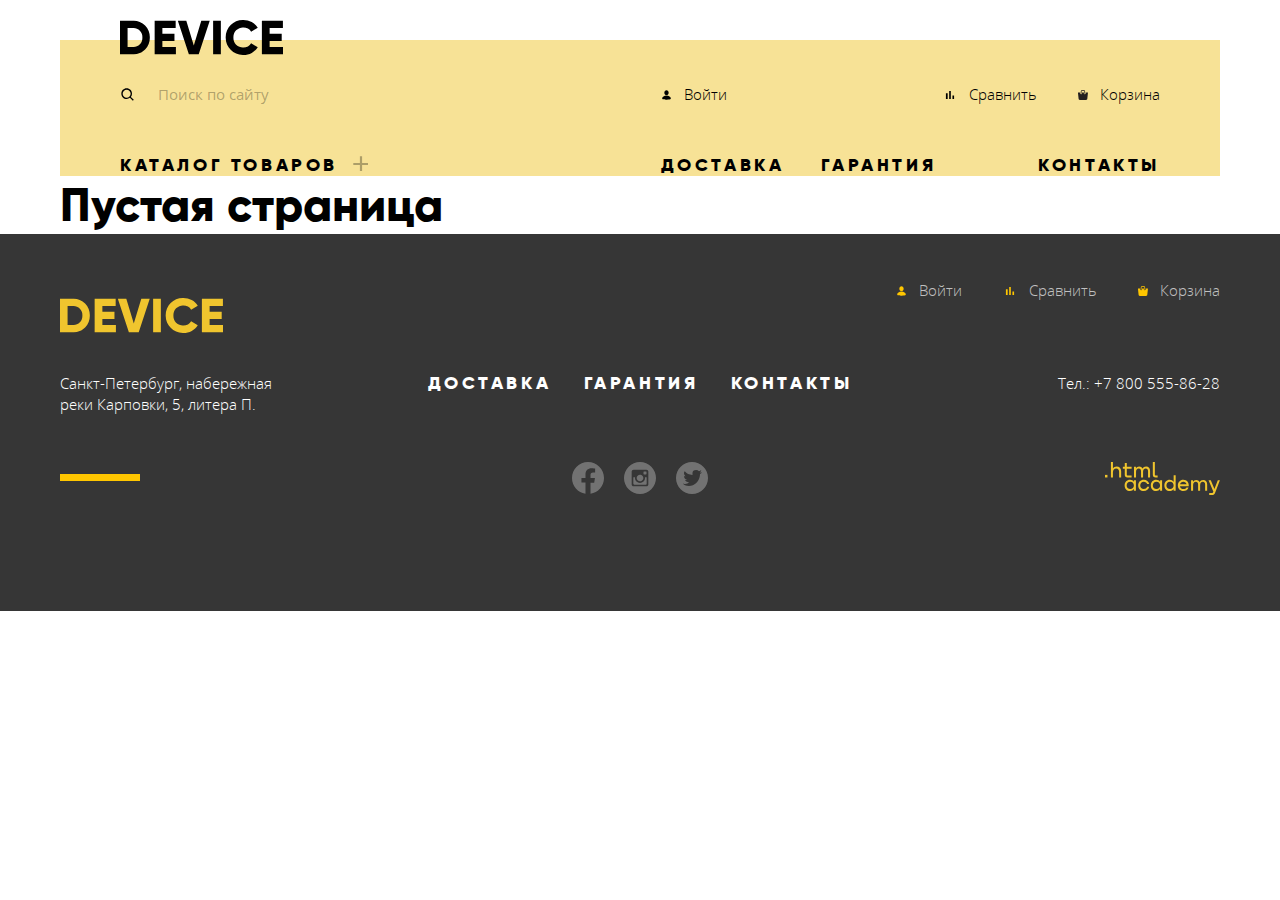
<file: blank.html>
<!DOCTYPE html>
<html lang="ru">
<head>
  <meta charset="utf-8">
  <title>HTML Academy: Девайс</title>
  <link rel="icon" href="favicon.ico">
  <link rel="icon" href="img/favicons/favicon.svg" type="image/svg+xml">
  <link rel="apple-touch-icon" href="img/favicons/favicon-180.png">
  <link rel="manifest" href="manifest.webmanifest">
  <link href="css/normalize.css" rel="stylesheet">
  <link href="css/style-min.css" rel="stylesheet">
</head>
<body>
  <header class="header">
    <div class="content-wrapper content-wrapper_header">
      <a href="index.html" class="logo">
        <svg width="163" height="35" viewBox="0 0 163 35" fill="none" xmlns="http://www.w3.org/2000/svg">
          <path fill-rule="evenodd" clip-rule="evenodd"
            d="M-0.151001 0.701999V34.302H13.381C15.5624 34.3553 17.7309 33.954 19.7487 33.1235C21.7665 32.2929 23.5892 31.0514 25.101 29.478C26.6506 27.9007 27.8665 26.0273 28.6761 23.9697C29.4857 21.912 29.8724 19.7124 29.813 17.502C29.8724 15.2916 29.4857 13.092 28.6761 11.0343C27.8665 8.9767 26.6506 7.1033 25.101 5.526C23.5891 3.9527 21.7663 2.71131 19.7486 1.8808C17.7308 1.05029 15.5623 0.64884 13.381 0.701999H-0.151001ZM7.582 26.91V8.091H13.382C14.5845 8.0431 15.7838 8.24676 16.903 8.68896C18.0223 9.13116 19.0369 9.80215 19.882 10.659C20.7304 11.5766 21.3875 12.6541 21.8149 13.8285C22.2422 15.0029 22.4313 16.2507 22.371 17.499C22.4313 18.7473 22.2423 19.9951 21.8149 21.1695C21.3876 22.3439 20.7305 23.4214 19.882 24.339C19.0371 25.196 18.0225 25.8672 16.9032 26.3094C15.7839 26.7516 14.5845 26.9552 13.382 26.907H7.582V26.91ZM42.382 20.958H54.464V13.658H42.378V8.091H55.669V0.701999H34.645V34.302H55.91V26.91H42.378V20.958H42.382ZM78.725 34.302L89.744 0.701999H81.286L73.795 25.422L66.304 0.701999H57.847L68.866 34.302H78.725ZM93.125 34.302H100.858V0.701999H93.125V34.302ZM131.74 32.886C134.233 31.574 136.321 29.6076 137.781 27.198L131.111 23.358C130.381 24.659 129.279 25.7121 127.946 26.382C126.505 27.1262 124.903 27.504 123.282 27.482C121.962 27.5449 120.643 27.3343 119.408 26.8635C118.173 26.3927 117.048 25.6718 116.105 24.746C115.195 23.7792 114.489 22.6393 114.028 21.3942C113.568 20.1492 113.362 18.8242 113.423 17.498C113.362 16.1718 113.568 14.8468 114.028 13.6018C114.489 12.3567 115.195 11.2168 116.105 10.25C117.048 9.32423 118.173 8.60333 119.408 8.13252C120.643 7.66171 121.962 7.45114 123.282 7.514C124.893 7.49099 126.486 7.86172 127.921 8.594C129.263 9.27181 130.373 10.3326 131.111 11.642L137.781 7.802C136.294 5.39746 134.191 3.43379 131.691 2.114C129.109 0.720904 126.216 0.00268919 123.282 0.0259991C113.503 -0.246001 105.485 7.717 105.691 17.498C105.483 27.279 113.5 35.245 123.279 34.974C126.229 35.0012 129.138 34.283 131.737 32.886H131.74ZM149.621 20.958H161.703V13.658H149.618V8.091H162.908V0.701999H141.885V34.302H163.15V26.91H149.618V20.958H149.621Z"
            fill="black" />
        </svg>
      </a>
      <div class="user-instruments-wrapper">
        <form action="https://echo.htmlacademy.ru" method="POST">
          <div class="search-bar">
            <label class="visually-hidden" for="search-input">Поиск:</label>
            <input class="search" id="search-input" type="search" placeholder="Поиск по сайту">
            <button class="button button_search" type="submit">Найти</button>
          </div>
        </form>
        <ul class="user-instruments__list list-style_none">
          <li class="user-instruments__item">
            <a class="link user-instruments__link user-instruments__link_enter" href="blank.html">Войти</a>
          </li>
          <li class="user-instruments__item">
            <a class="link user-instruments__link user-instruments__link_compare" href="blank.html">Сравнить</a>
          </li>
          <li class="user-instruments__item">
            <a class="link user-instruments__link user-instruments__link_cart" href="blank.html">Корзина</a>
          </li>
        </ul>
      </div>
      <nav>
        <ul class="navigation list-style_none">
          <li class="navigation__list-item_catalog">
            <a class="navigation__link navigation__link_catalog link" href="blank.html">Каталог товаров</a>
            <ul class="catalog list-style_none">
              <li>
                <a class="link" href="blank.html">Виртуальная реальность</a>
              </li>
              <li>
                <a class="link" href="catalog.html">Моноподы для селфи</a>
              </li>
              <li>
                <a class="link" href="blank.html">Экшн-камеры</a>
              </li>
              <li>
                <a class="link" href="blank.html">Фитнес-браслеты</a>
              </li>
              <li>
                <a class="link" href="blank.html">Умные часы</a>
              </li>
              <li>
                <a class="link" href="blank.html">Квадрокоптер</a>
              </li>
            </ul>
          </li>
          <li class="navigation__list">
            <a class="navigation__link link" href="blank.html">Доставка</a>
          </li>
          <li class="navigation__list">
            <a class="navigation__link link" href="blank.html">Гарантия</a>
          </li>
          <li class="navigation__list">
            <a class="navigation__link link" href="blank.html">Контакты</a>
          </li>
        </ul>
      </nav>
    </div>
  </header>
  <main>
    <div class="content-wrapper">
      <h1 class="caption">Пустая страница</h1>
    </div>
  </main>
  <footer class="footer">
    <div class="content-wrapper content-wrapper_footer">
      <a class="logo_footer">
        <svg width="163" height="35" viewBox="0 0 163 35" fill="none" xmlns="http://www.w3.org/2000/svg">
          <path fill-rule="evenodd" clip-rule="evenodd"
            d="M-0.151001 0.701999V34.302H13.381C15.5624 34.3553 17.7309 33.954 19.7487 33.1235C21.7665 32.2929 23.5892 31.0514 25.101 29.478C26.6506 27.9007 27.8665 26.0273 28.6761 23.9697C29.4857 21.912 29.8724 19.7124 29.813 17.502C29.8724 15.2916 29.4857 13.092 28.6761 11.0343C27.8665 8.9767 26.6506 7.1033 25.101 5.526C23.5891 3.9527 21.7663 2.71131 19.7486 1.8808C17.7308 1.05029 15.5623 0.64884 13.381 0.701999H-0.151001ZM7.582 26.91V8.091H13.382C14.5845 8.0431 15.7838 8.24676 16.903 8.68896C18.0223 9.13116 19.0369 9.80215 19.882 10.659C20.7304 11.5766 21.3875 12.6541 21.8149 13.8285C22.2422 15.0029 22.4313 16.2507 22.371 17.499C22.4313 18.7473 22.2423 19.9951 21.8149 21.1695C21.3876 22.3439 20.7305 23.4214 19.882 24.339C19.0371 25.196 18.0225 25.8672 16.9032 26.3094C15.7839 26.7516 14.5845 26.9552 13.382 26.907H7.582V26.91ZM42.382 20.958H54.464V13.658H42.378V8.091H55.669V0.701999H34.645V34.302H55.91V26.91H42.378V20.958H42.382ZM78.725 34.302L89.744 0.701999H81.286L73.795 25.422L66.304 0.701999H57.847L68.866 34.302H78.725ZM93.125 34.302H100.858V0.701999H93.125V34.302ZM131.74 32.886C134.233 31.574 136.321 29.6076 137.781 27.198L131.111 23.358C130.381 24.659 129.279 25.7121 127.946 26.382C126.505 27.1262 124.903 27.504 123.282 27.482C121.962 27.5449 120.643 27.3343 119.408 26.8635C118.173 26.3927 117.048 25.6718 116.105 24.746C115.195 23.7792 114.489 22.6393 114.028 21.3942C113.568 20.1492 113.362 18.8242 113.423 17.498C113.362 16.1718 113.568 14.8468 114.028 13.6018C114.489 12.3567 115.195 11.2168 116.105 10.25C117.048 9.32423 118.173 8.60333 119.408 8.13252C120.643 7.66171 121.962 7.45114 123.282 7.514C124.893 7.49099 126.486 7.86172 127.921 8.594C129.263 9.27181 130.373 10.3326 131.111 11.642L137.781 7.802C136.294 5.39746 134.191 3.43379 131.691 2.114C129.109 0.720904 126.216 0.00268919 123.282 0.0259991C113.503 -0.246001 105.485 7.717 105.691 17.498C105.483 27.279 113.5 35.245 123.279 34.974C126.229 35.0012 129.138 34.283 131.737 32.886H131.74ZM149.621 20.958H161.703V13.658H149.618V8.091H162.908V0.701999H141.885V34.302H163.15V26.91H149.618V20.958H149.621Z"
            fill="black" />
        </svg>
      </a>
      <ul class="user-instruments-footer list-style_none">
        <li class="user-instruments-footer__item ">
          <a class="user-instruments__link_footer user-instruments__link_enter_footer" href="blank.html">Войти</a>
        </li>
        <li class="user-instruments-footer__item">
          <a class="user-instruments__link_footer user-instruments__link_compare_footer" href="blank.html">Сравнить</a>
        </li>
        <li class="user-instruments-footer__item">
          <a class="user-instruments__link_footer user-instruments__link_cart_footer" href="blank.html">Корзина</a>
        </li>
      </ul>
      <address class="address">Санкт-Петербург, набережная реки Карповки, 5, литера П.</address>
      <ul class="navigation-footer list-style_none">
        <li class="navigation-footer__item navigation__link">
          <a href="blank.html">Доставка</a>
        </li>
        <li class="navigation-footer__item navigation__link">
          <a href="blank.html">Гарантия</a>
        </li>
        <li class="navigation-footer__item navigation__link">
          <a href="blank.html">Контакты</a>
        </li>
      </ul>
      <p class="phohe">Тел.:
        <a class="phone-link" href="tel:+78005558628">+7 800 555-86-28</a>
      </p>
      <ul class="social-buttons-list list-style_none">
        <li class="social-buttons-list__item">
          <a href="blank.html">
            <span class="visually-hidden">Мы в Facebook</span>
            <svg width="32" height="32" viewBox="0 0 32 32" fill="none" xmlns="http://www.w3.org/2000/svg">
              <path
                d="M31.9973 16C31.9973 7.16267 24.8347 0 15.9987 0C7.16267 0 0 7.16267 0 16C0 23.984 5.85067 30.6027 13.4987 31.8027V20.624H9.43733V15.9987H13.4987V12.4747C13.4987 8.464 15.888 6.24933 19.5413 6.24933C21.292 6.24933 23.1227 6.56133 23.1227 6.56133V10.4987H21.1067C19.12 10.4987 18.5 11.732 18.5 12.9973V16H22.9373L22.228 20.6253H18.5V31.804C26.148 30.604 31.9987 23.9853 31.9987 16H31.9973Z"
                fill="white" fill-opacity="0.3" />
            </svg>
          </a>
        </li>
        <li class="social-buttons-list__item">
          <a href="blank.html">
            <span class="visually-hidden">Мы в Instagram</span>
            <svg width="32" height="32" viewBox="0 0 32 32" fill="none" xmlns="http://www.w3.org/2000/svg">
              <path
                d="M21 16C21 17.3261 20.4732 18.5979 19.5355 19.5355C18.5979 20.4732 17.3261 21 16 21C14.6739 21 13.4021 20.4732 12.4645 19.5355C11.5268 18.5979 11 17.3261 11 16C11 15.715 11.03 15.4367 11.0817 15.1667H9.33333V21.8283C9.33333 22.2917 9.70833 22.6667 10.1717 22.6667H21.83C22.0521 22.6662 22.2649 22.5777 22.4217 22.4205C22.5786 22.2634 22.6667 22.0504 22.6667 21.8283V15.1667H20.9183C20.97 15.4367 21 15.715 21 16ZM16 19.3333C16.4378 19.3332 16.8714 19.2469 17.2759 19.0792C17.6803 18.9116 18.0478 18.6659 18.3574 18.3562C18.6669 18.0465 18.9124 17.6789 19.0799 17.2743C19.2473 16.8698 19.3334 16.4362 19.3333 15.9983C19.3332 15.5605 19.2469 15.1269 19.0792 14.7225C18.9116 14.318 18.6659 13.9505 18.3562 13.641C18.0465 13.3314 17.6789 13.0859 17.2743 12.9185C16.8698 12.751 16.4362 12.6649 15.9983 12.665C15.1141 12.6652 14.2661 13.0167 13.641 13.6421C13.0158 14.2676 12.6648 15.1157 12.665 16C12.6652 16.8843 13.0167 17.7322 13.6421 18.3574C14.2676 18.9825 15.1157 19.3336 16 19.3333ZM20 12.5H21.9983C22.1311 12.5 22.2584 12.4474 22.3525 12.3537C22.4465 12.2599 22.4996 12.1328 22.5 12V10.0017C22.5 9.86862 22.4471 9.74102 22.3531 9.64693C22.259 9.55285 22.1314 9.5 21.9983 9.5H20C19.8669 9.5 19.7393 9.55285 19.6453 9.64693C19.5512 9.74102 19.4983 9.86862 19.4983 10.0017V12C19.5 12.275 19.725 12.5 20 12.5ZM16 0C11.7565 0 7.68687 1.68571 4.68629 4.68629C1.68571 7.68687 0 11.7565 0 16C0 20.2435 1.68571 24.3131 4.68629 27.3137C7.68687 30.3143 11.7565 32 16 32C18.1012 32 20.1817 31.5861 22.1229 30.7821C24.0641 29.978 25.828 28.7994 27.3137 27.3137C28.7994 25.828 29.978 24.0641 30.7821 22.1229C31.5861 20.1817 32 18.1012 32 16C32 13.8989 31.5861 11.8183 30.7821 9.87706C29.978 7.93586 28.7994 6.17203 27.3137 4.68629C25.828 3.20055 24.0641 2.022 22.1229 1.21793C20.1817 0.413852 18.1012 0 16 0ZM24.3333 22.4817C24.3333 23.5 23.5 24.3333 22.4817 24.3333H9.51833C8.5 24.3333 7.66667 23.5 7.66667 22.4817V9.51833C7.66667 8.5 8.5 7.66667 9.51833 7.66667H22.4817C23.5 7.66667 24.3333 8.5 24.3333 9.51833V22.4817Z"
                fill="white" fill-opacity="0.3" />
            </svg>
          </a>
        </li>
        <li class="social-buttons-list__item">
          <a href="blank.html">
            <span class="visually-hidden">Мы в Twitter</span>
            <svg width="32" height="32" viewBox="0 0 32 32" fill="none" xmlns="http://www.w3.org/2000/svg">
              <path
                d="M16 32C13.8333 32 11.7604 31.5781 9.78125 30.7344C7.80208 29.8906 6.09896 28.7552 4.67188 27.3281C3.24479 25.901 2.10938 24.1979 1.26562 22.2188C0.421875 20.2396 0 18.1667 0 16C0 13.8333 0.421875 11.7604 1.26562 9.78125C2.10938 7.80208 3.24479 6.09896 4.67188 4.67188C6.09896 3.24479 7.80208 2.10938 9.78125 1.26562C11.7604 0.421875 13.8333 0 16 0C18.1667 0 20.2396 0.421875 22.2188 1.26562C24.1979 2.10938 25.901 3.24479 27.3281 4.67188C28.7552 6.09896 29.8906 7.80208 30.7344 9.78125C31.5781 11.7604 32 13.8333 32 16C32 18.1667 31.5781 20.2396 30.7344 22.2188C29.8906 24.1979 28.7552 25.901 27.3281 27.3281C25.901 28.7552 24.1979 29.8906 22.2188 30.7344C20.2396 31.5781 18.1667 32 16 32ZM25.4062 8C25.2812 8.0625 25.0938 8.17708 24.8438 8.34375L24.2344 8.75L23.6562 9.0625L23 9.28125C22.2292 8.42708 21.2812 8 20.1562 8C17.7188 8 16.5 9.02083 16.5 11.0625V12.9062C13.1458 12.7396 10.5729 11.5104 8.78125 9.21875C8.26042 9.76042 8 10.3542 8 11C8 12.375 8.51042 13.4167 9.53125 14.125C9.40625 14.125 9.22917 14.1354 9 14.1562C8.77083 14.1771 8.58854 14.1771 8.45312 14.1562C8.31771 14.1354 8.16667 14.0833 8 14C8 14.9583 8.25521 15.7552 8.76562 16.3906C9.27604 17.026 9.97917 17.4375 10.875 17.625C10.6667 17.875 10.375 18 10 18C9.66667 18 9.375 17.9062 9.125 17.7188C9.125 18.5312 9.51562 19.1615 10.2969 19.6094C11.0781 20.0573 11.9583 20.2917 12.9375 20.3125C12.5625 20.875 12.0156 21.2969 11.2969 21.5781C10.5781 21.8594 9.8125 22 9 22C8.70833 22 8.30729 21.9271 7.79688 21.7812C7.28646 21.6354 7.02083 21.5625 7 21.5625C7.33333 22.2292 8.01562 22.8021 9.04688 23.2812C10.0781 23.7604 11.3854 24 12.9688 24C14.3646 24 15.6667 23.7552 16.875 23.2656C18.0833 22.776 19.1146 22.125 19.9688 21.3125C20.8229 20.5 21.5573 19.5729 22.1719 18.5312C22.7865 17.4896 23.2448 16.4115 23.5469 15.2969C23.849 14.1823 24 13.0833 24 12C24 11.9583 24.125 11.8698 24.375 11.7344C24.625 11.599 24.9167 11.4167 25.25 11.1875C25.5833 10.9583 25.8333 10.7188 26 10.4688C24.875 10.4688 24.125 10.4896 23.75 10.5312C24.4792 10.0938 25.0312 9.25 25.4062 8Z"
                fill="white" fill-opacity="0.3" />
            </svg>
          </a>
        </li>
      </ul>
      <a class="htmlacademy" href="https://htmlacademy.ru/intensive/htmlcss">
        <span class="visually-hidden">Html Academy</span>
        <svg width="115" height="34" viewBox="0 0 115 34" fill="none" xmlns="http://www.w3.org/2000/svg">
          <g clip-path="url(#clip7)">
            <path d="M0 12.8806V15.4567H2.45789V12.8806H0Z" fill="#F0C52E" />
            <path
              d="M11.6465 4.52965C10.0863 4.52965 8.82528 5.23807 8.03448 6.26851H7.94899V0H5.91858V15.4566H7.94899V10.1541C7.94899 8.02886 9.27412 6.50466 11.2191 6.50466C13.0571 6.50466 14.1258 7.87858 14.1258 9.72478V15.4566H16.1562V9.35984C16.1562 6.41878 14.3395 4.52965 11.6465 4.52965Z"
              fill="#F0C52E" />
            <path
              d="M26.6171 4.8303H21.8082V1.07349H19.7778V4.8303H17.8542V6.80531H19.7778V12.7947C19.7778 14.5121 20.7396 15.4567 22.4708 15.4567H26.6171V13.4602H22.8769C22.193 13.4602 21.8082 13.0738 21.8082 12.4083V6.80531H26.6171V4.8303Z"
              fill="#F0C52E" />
            <path
              d="M41.1216 4.55103C39.4971 4.55103 38.2577 5.34532 37.5737 6.61191H37.5096C36.8897 5.3668 35.7356 4.55103 34.1541 4.55103C32.7434 4.55103 31.6747 5.30238 31.0336 6.35431H30.948V4.83011H29.0032V15.4565H31.0336V10.0038C31.0336 8.00729 32.0807 6.54752 33.6625 6.50458C35.1584 6.46164 36.0348 7.53502 36.0348 9.14507V15.4565H38.0653V9.83203C38.0653 7.44915 39.4759 6.50458 40.6941 6.50458C42.1689 6.50458 43.0452 7.53502 43.0452 9.14507V15.4565H45.0754V8.9304C45.0754 6.35431 43.6222 4.55103 41.1216 4.55103Z"
              fill="#F0C52E" />
            <path
              d="M47.8271 12.7088C47.8271 14.4476 48.8103 15.4566 50.6269 15.4566H52.6359V13.4816H50.9261C50.2421 13.4816 49.8574 13.0952 49.8574 12.4297V0H47.8271V12.7088Z"
              fill="#F0C52E" />
            <path
              d="M28.9048 19.7063H28.8192C28.027 18.6392 26.7425 17.8923 25.0295 17.8709C21.882 17.8282 19.6338 20.1544 19.6338 23.441C19.6338 26.749 21.9248 29.0752 25.008 29.0326C26.7637 29.0111 28.027 28.2215 28.8192 27.0903H28.9048V28.7336H30.9177V18.1697H28.9048V19.7063ZM25.3077 27.0691C23.081 27.0691 21.6679 25.4471 21.6679 23.441C21.6679 21.435 23.081 19.813 25.3077 19.813C27.4703 19.813 28.8836 21.435 28.8836 23.441C28.8836 25.4259 27.4703 27.0691 25.3077 27.0691Z"
              fill="#F0C52E" />
            <path
              d="M44.2095 22.0111C43.717 19.6208 41.5973 17.8708 38.8139 17.8708C35.4524 17.8708 33.2042 20.3251 33.2042 23.4409C33.2042 26.5567 35.4524 29.0325 38.8139 29.0325C41.5973 29.0325 43.717 27.2397 44.2095 24.8281H42.0898C41.6617 26.1727 40.3984 27.0903 38.8354 27.0903C36.6513 27.0903 35.2381 25.447 35.2381 23.4409C35.2381 21.4349 36.6513 19.8129 38.8354 19.8129C40.4625 19.8129 41.6617 20.7733 42.0898 22.0111H44.2095Z"
              fill="#F0C52E" />
            <path
              d="M55.0836 19.7063H54.998C54.2058 18.6392 52.921 17.8923 51.2081 17.8709C48.0607 17.8282 45.8125 20.1544 45.8125 23.441C45.8125 26.749 48.1036 29.0752 51.1866 29.0326C52.9425 29.0111 54.2058 28.2215 54.998 27.0903H55.0836V28.7336H57.0962V18.1697H55.0836V19.7063ZM51.4866 27.0691C49.2596 27.0691 47.8466 25.4471 47.8466 23.441C47.8466 21.435 49.2596 19.813 51.4866 19.813C53.6491 19.813 55.0622 21.435 55.0622 23.441C55.0622 25.4259 53.6491 27.0691 51.4866 27.0691Z"
              fill="#F0C52E" />
            <path
              d="M68.6538 19.813H68.5682C67.776 18.6819 66.4483 17.8923 64.7568 17.871C61.6738 17.8283 59.3827 20.1545 59.3827 23.4624C59.3827 26.749 61.6309 29.0753 64.7783 29.0326C66.4483 29.0111 67.776 28.2642 68.5468 27.1972H68.6538V28.7336H70.6665V13.3679H68.6538V19.813ZM65.0568 27.0904C62.8298 27.0904 61.4168 25.4685 61.4168 23.4624C61.4168 21.4563 62.8298 19.8343 65.0568 19.8343C67.2193 19.8343 68.6324 21.4776 68.6324 23.4624C68.6324 25.4685 67.2193 27.0904 65.0568 27.0904Z"
              fill="#F0C52E" />
            <path
              d="M78.3297 17.8708C75.0752 17.8708 72.8483 20.3678 72.8483 23.4623C72.8483 26.4714 74.9467 29.0325 78.3724 29.0325C80.8561 29.0325 82.8475 27.6879 83.5541 25.447H81.4342C80.9634 26.4502 79.8286 27.0903 78.4582 27.0903C76.5312 27.0903 75.1608 25.8098 75.0108 24.1666H83.7682C84.0464 20.6452 81.8412 17.8708 78.3297 17.8708ZM78.2868 19.8129C79.9783 19.8129 81.2416 20.8586 81.5627 22.3739H75.0538C75.3534 20.88 76.6168 19.8129 78.2868 19.8129Z"
              fill="#F0C52E" />
            <path
              d="M98.1985 17.8921C96.5713 17.8921 95.3295 18.6817 94.6443 19.9409H94.5799C93.9591 18.703 92.8029 17.8921 91.2184 17.8921C89.8054 17.8921 88.7347 18.639 88.0924 19.6848H88.0068V18.1695H86.0583V28.7334H88.0924V23.3128C88.0924 21.328 89.1417 19.8768 90.7261 19.8341C92.2247 19.7915 93.1028 20.8585 93.1028 22.4591V28.7334H95.1368V23.1421C95.1368 20.7732 96.5499 19.8341 97.7703 19.8341C99.2477 19.8341 100.125 20.8585 100.125 22.4591V28.7334H102.16V22.2457C102.16 19.6848 100.704 17.8921 98.1985 17.8921Z"
              fill="#F0C52E" />
            <path
              d="M109.441 27.0477L105.801 18.1697H103.553L108.392 29.7368L108.371 29.7794C108.028 30.6544 107.643 30.9745 106.701 30.9745H104.196V33.0019H106.701C108.542 33.0019 109.527 32.1696 110.212 30.3769L114.88 18.1697H112.803L109.441 27.0477Z"
              fill="#F0C52E" />
          </g>
          <defs>
            <clipPath id="clip7">
              <rect width="115" height="33.0294" fill="white" />
            </clipPath>
          </defs>
        </svg>
      </a>
    </div>
  </footer>
</body>
</html>
</file>
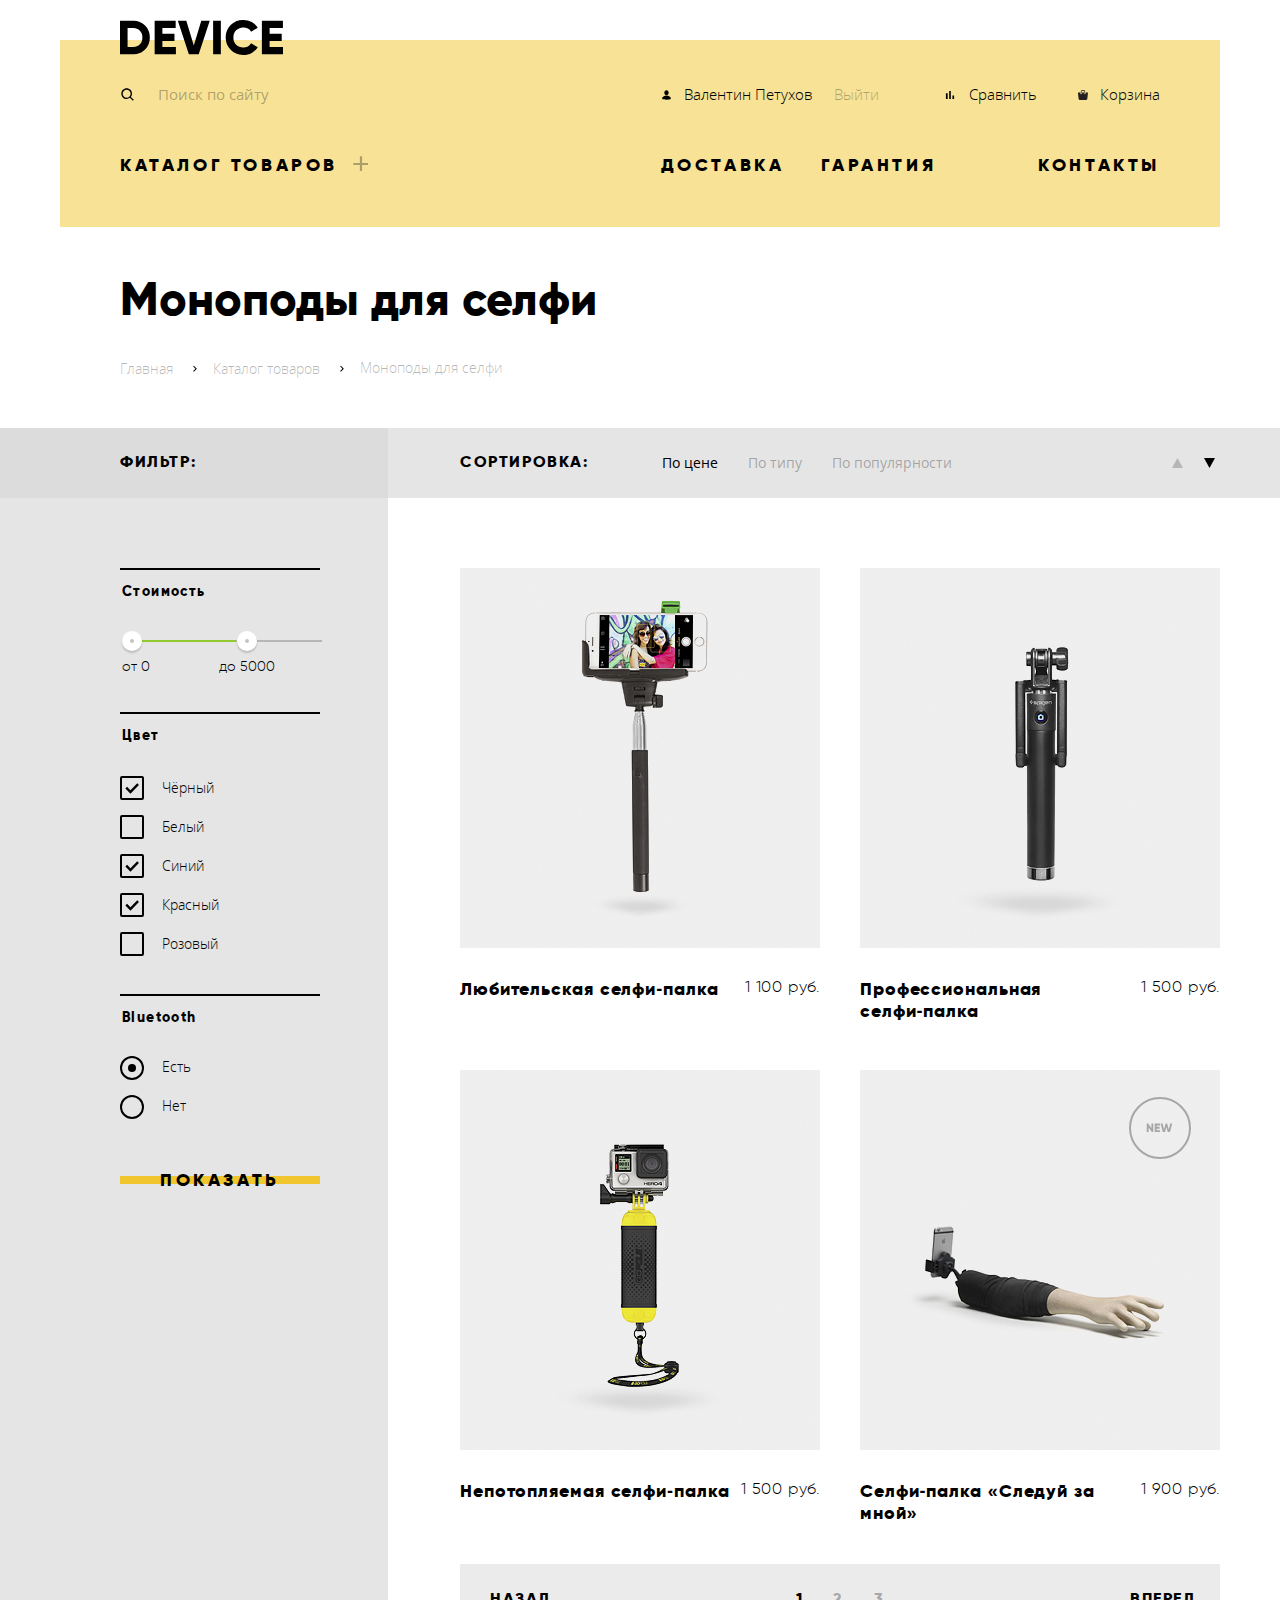
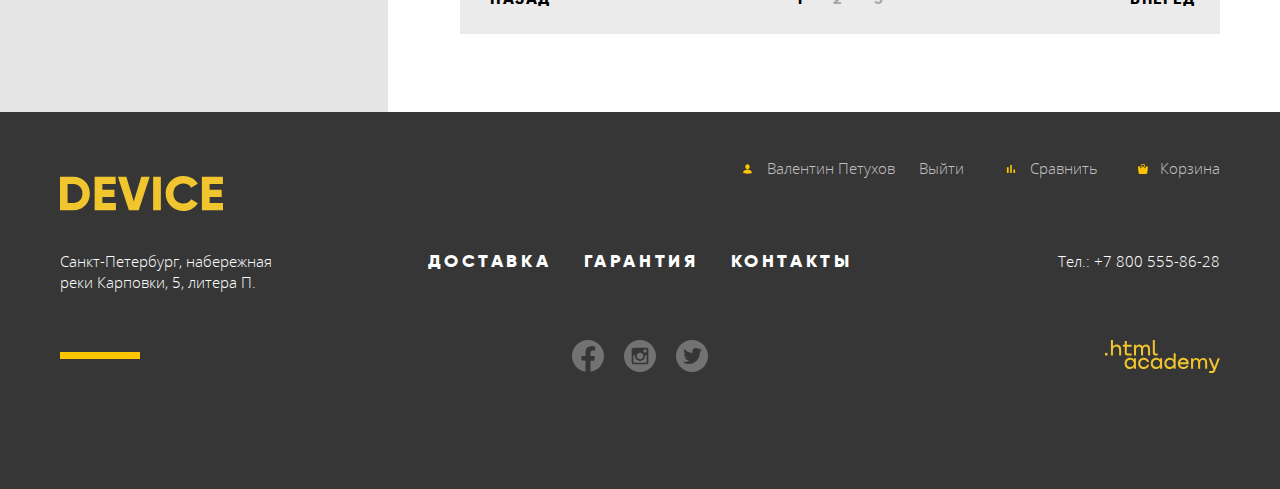
<file: catalog.html>
<!DOCTYPE html>
<html class="page" lang="ru">
<head>
  <meta charset="utf-8">
  <title>HTML Academy: Девайс — Каталог</title>
  <link rel="icon" href="favicon.ico">
  <link rel="icon" href="img/favicons/favicon.svg" type="image/svg+xml">
  <link rel="apple-touch-icon" href="img/favicons/favicon-180.png">
  <link rel="manifest" href="manifest.webmanifest">
  <link href="css/normalize.css" rel="stylesheet">
  <link href="css/style-min.css" rel="stylesheet">
</head>
<body>
  <header class="header">
    <div class="content-wrapper content-wrapper_header content-wrapper_header_catalog">
      <a href="index.html" class="logo">
        <svg width="163" height="35" viewBox="0 0 163 35" fill="none" xmlns="http://www.w3.org/2000/svg">
          <path fill-rule="evenodd" clip-rule="evenodd"
            d="M-0.151001 0.701999V34.302H13.381C15.5624 34.3553 17.7309 33.954 19.7487 33.1235C21.7665 32.2929 23.5892 31.0514 25.101 29.478C26.6506 27.9007 27.8665 26.0273 28.6761 23.9697C29.4857 21.912 29.8724 19.7124 29.813 17.502C29.8724 15.2916 29.4857 13.092 28.6761 11.0343C27.8665 8.9767 26.6506 7.1033 25.101 5.526C23.5891 3.9527 21.7663 2.71131 19.7486 1.8808C17.7308 1.05029 15.5623 0.64884 13.381 0.701999H-0.151001ZM7.582 26.91V8.091H13.382C14.5845 8.0431 15.7838 8.24676 16.903 8.68896C18.0223 9.13116 19.0369 9.80215 19.882 10.659C20.7304 11.5766 21.3875 12.6541 21.8149 13.8285C22.2422 15.0029 22.4313 16.2507 22.371 17.499C22.4313 18.7473 22.2423 19.9951 21.8149 21.1695C21.3876 22.3439 20.7305 23.4214 19.882 24.339C19.0371 25.196 18.0225 25.8672 16.9032 26.3094C15.7839 26.7516 14.5845 26.9552 13.382 26.907H7.582V26.91ZM42.382 20.958H54.464V13.658H42.378V8.091H55.669V0.701999H34.645V34.302H55.91V26.91H42.378V20.958H42.382ZM78.725 34.302L89.744 0.701999H81.286L73.795 25.422L66.304 0.701999H57.847L68.866 34.302H78.725ZM93.125 34.302H100.858V0.701999H93.125V34.302ZM131.74 32.886C134.233 31.574 136.321 29.6076 137.781 27.198L131.111 23.358C130.381 24.659 129.279 25.7121 127.946 26.382C126.505 27.1262 124.903 27.504 123.282 27.482C121.962 27.5449 120.643 27.3343 119.408 26.8635C118.173 26.3927 117.048 25.6718 116.105 24.746C115.195 23.7792 114.489 22.6393 114.028 21.3942C113.568 20.1492 113.362 18.8242 113.423 17.498C113.362 16.1718 113.568 14.8468 114.028 13.6018C114.489 12.3567 115.195 11.2168 116.105 10.25C117.048 9.32423 118.173 8.60333 119.408 8.13252C120.643 7.66171 121.962 7.45114 123.282 7.514C124.893 7.49099 126.486 7.86172 127.921 8.594C129.263 9.27181 130.373 10.3326 131.111 11.642L137.781 7.802C136.294 5.39746 134.191 3.43379 131.691 2.114C129.109 0.720904 126.216 0.00268919 123.282 0.0259991C113.503 -0.246001 105.485 7.717 105.691 17.498C105.483 27.279 113.5 35.245 123.279 34.974C126.229 35.0012 129.138 34.283 131.737 32.886H131.74ZM149.621 20.958H161.703V13.658H149.618V8.091H162.908V0.701999H141.885V34.302H163.15V26.91H149.618V20.958H149.621Z"
            fill="black" />
        </svg>
      </a>
      <div class="user-instruments-wrapper">
        <form action="https://echo.htmlacademy.ru" method="POST">
          <div class="search-bar">
            <label class="visually-hidden" for="search-input">Поиск:</label>
            <input class="search" id="search-input" type="search" placeholder="Поиск по сайту">
            <button class="button button_search" type="submit">Найти</button>
          </div>
        </form>
        <ul class="user-instruments__list list-style_none">
          <li class="user-instruments__item">
            <a class="link user-instruments__link user-instruments__link_authorized" href="blank.html">Валентин Петухов</a>
            <a class="link user-instruments__link user-instruments__link_exit" href="blank.html">Выйти</a>
          </li>
          <li class="user-instruments__item">
            <a class="link user-instruments__link user-instruments__link_compare" href="blank.html">Сравнить</a>
          </li>
          <li class="user-instruments__item">
            <a class="link user-instruments__link user-instruments__link_cart" href="blank.html">Корзина</a>
          </li>
        </ul>
      </div>
      <nav>
        <ul class="navigation list-style_none">
          <li class="navigation__list-item_catalog">
            <a class="navigation__link navigation__link_catalog link" href="blank.html">Каталог товаров</a>
            <ul class="catalog list-style_none">
              <li>
                <a class="link" href="blank.html">Виртуальная реальность</a>
              </li>
              <li>
                <a href="catalog.html">Моноподы для селфи</a>
              </li>
              <li>
                <a class="link" href="blank.html">Экшн-камеры</a>
              </li>
              <li>
                <a class="link" href="blank.html">Фитнес-браслеты</a>
              </li>
              <li>
                <a class="link" href="blank.html">Умные часы</a>
              </li>
              <li>
                <a class="link" href="blank.html">Квадрокоптер</a>
              </li>
            </ul>
          </li>
          <li class="navigation__list">
            <a class="navigation__link link" href="blank.html">Доставка</a>
          </li>
          <li class="navigation__list">
            <a class="navigation__link link" href="blank.html">Гарантия</a>
          </li>
          <li class="navigation__list">
            <a class="navigation__link link" href="blank.html">Контакты</a>
          </li>
        </ul>
      </nav>
    </div>
  </header>
  <main class="main_catalog">
    <div class="content-wrapper content-wrapper_catalog">
      <h1 class="caption caption_catalog">Моноподы для селфи</h1>
      <ul class="list-style_none breadcrumbs">
        <li>
          <a class="breadcrumbs__link" href="index.html">Главная</a>
        </li>
        <li>
          <a class="breadcrumbs__link" href="blank.html">Каталог товаров</a>
        </li>
        <li class="breadcrumbs__item_current">
          Моноподы для селфи
        </li>
      </ul>
      <div class="filter-and-sort-wrapper">
        <section class="filter">
          <h2 class="controls-caption controls-caption_filter">Фильтр:</h2>
          <form method="get" action="https://echo.htmlacademy.ru">
            <fieldset class="filter__fieldset filter__fieldset_cost">
              <legend class="filter__legend">Стоимость</legend>
              <div class="range-filter">
                <div class="range-controls">
                  <div class="scale">
                    <div class="bar"></div>
                  </div>
                  <div class="toggle toggle-min"></div>
                  <div class="toggle toggle-max"></div>
                </div>
              </div>
              <span class="controls_cost controls_cost_min">от 0</span>
              <span class="controls_cost controls_cost_max">до 5000</span>
            </fieldset>
            <fieldset class="filter__fieldset filter__fieldset_color">
              <legend class="filter__legend">Цвет</legend>
              <ul class="list-style_none">
                <li>
                  <input class="filter__input_checkbox visually-hidden" id="filter-black" type="checkbox" name="black" checked>
                  <label class="controls_color" for="filter-black">Чёрный</label>
                </li>
                <li>
                  <input class="filter__input_checkbox visually-hidden" id="filter-white" type="checkbox" name="white">
                  <label class="controls_color" for="filter-white">Белый</label>
                </li>
                <li>
                  <input class="filter__input_checkbox visually-hidden" id="filter-blue" type="checkbox" name="blue" checked>
                  <label class="controls_color" for="filter-blue">Синий</label>
                </li>
                <li>
                  <input class="filter__input_checkbox visually-hidden" id="filter-red" type="checkbox" name="red" checked>
                  <label class="controls_color" for="filter-red">Красный</label>
                </li>
                <li>
                  <input class="filter__input_checkbox visually-hidden" id="filter-pink" type="checkbox" name="pink">
                  <label class="controls_color" for="filter-pink">Розовый</label>
                </li>
              </ul>
            </fieldset>
            <fieldset class="filter__fieldset filter__fieldset_bluetooth">
              <legend class="filter__legend">Bluetooth</legend>
              <ul class="list-style_none">
                <li>
                  <input class="filter__input_radio visually-hidden" id="withBluetooth" type="radio" name="bluetooth" checked>
                  <label class="controls_bluetooth" for="withBluetooth">Есть</label>
                </li>
                <li>
                  <input class="filter__input_radio visually-hidden" id="withoutBluetooth" type="radio" name="bluetooth">
                  <label class="controls_bluetooth" for="withoutBluetooth">Нет</label>
                </li>
              </ul>
            </fieldset>
            <button class="button" type="submit">Показать</button>
          </form>
        </section>
        <div>
          <div class="sorting">
            <h2 class="controls-caption">Сортировка:</h2>
            <ul class="sorting-list_type list-style_none">
              <li>
                <button class="button_sorting button_sorting_current" type="button">По цене</button>
              </li>
              <li>
                <button class="button_sorting" type="button">По типу</button>
              </li>
              <li>
                <button class="button_sorting" type="button">По популярности</button>
              </li>
            </ul>
            <ul class="sorting-list_up-down list-style_none">
              <li>
                <button class="button_sorting button_sorting_dir_up" type="button" aria-label="Сортировать по возростанию"></button>
              </li>
              <li>
                <button class="button_sorting button_sorting_dir_down button_sorting_current" type="button" aria-label="Сортировать по убыванию"></button>
              </li>
            </ul>
          </div>
          <section class="cards">
            <h2 class="visually-hidden">Карточки товаров</h2>
            <ul class="list-style_none cards-list">
              <li class="cards-list__item">
                <article>
                  <img src="img/item-1.jpg" width="360" height="380" alt="Любительская селфи-палка">
                  <div class="cards-list_desc">
                    <h3>
                      <a href="blank.html">Любительская селфи&#8209;палка</a>
                    </h3>
                    <span class="cost">1 100 руб.</span>
                  </div>
                  <div class="card-buttons">
                    <button class="button" type="button">В корзину</button>
                    <button class="button_add-to-comparison" type="button">Добавить к сравнению</button>
                  </div>
                </article>
              </li>
              <li class="cards-list__item">
                <article>
                  <img src="img/item-2.jpg" width="360" height="380" alt="Профессиональная селфи-палка">
                  <div class="cards-list_desc">
                    <h3>
                      <a href="blank.html">Профессиональная селфи&#8209;палка</a>
                    </h3>
                    <span class="cost">1 500 руб.</span>
                  </div>
                  <div class="card-buttons">
                    <button class="button" type="button">В корзину</button>
                    <button class="button_add-to-comparison" type="button">Добавить к сравнению</button>
                  </div>
                </article>
              </li>
              <li class="cards-list__item">
                <article>
                  <img src="img/item-3.jpg" width="360" height="380" alt="Непотопляемая селфи-палка">
                  <div class="cards-list_desc">
                    <h3>
                      <a href="blank.html">Непотопляемая селфи&#8209;палка</a>
                    </h3>
                    <span class="cost">1 500 руб.</span>
                  </div>
                  <div class="card-buttons">
                    <button class="button" type="button">В корзину</button>
                    <button class="button_add-to-comparison" type="button">Добавить к сравнению</button>
                  </div>
                </article>
              </li>
              <li class="cards-list__item cards-list__item_new">
                <article>
                  <img src="img/item-4.jpg" width="360" height="380" alt="Селфи-палка «Следуй за мной»">
                  <div class="cards-list_desc">
                    <h3>
                      <a href="blank.html">Селфи&#8209;палка «Следуй за мной»</a>
                    </h3>
                    <span class="cost">1 900 руб.</span>
                  </div>
                  <div class="card-buttons">
                    <button class="button" type="button">В корзину</button>
                    <button class="button_add-to-comparison" type="button">Добавить к сравнению</button>
                  </div>
                </article>
              </li>
            </ul>
            <ul class="list-style_none pagination-list">
              <li class="pagination-list__item pagination-list__item_prev">
                <a href="blank.html">Назад</a>
              </li>
              <li class="pagination-list__item pagination-list__item_current">
                <a href="blank.html">1</a>
              </li>
              <li class="pagination-list__item">
                <a href="blank.html">2</a>
              </li>
              <li class="pagination-list__item">
                <a href="blank.html">3</a>
              </li>
              <li class="pagination-list__item pagination-list__item_next">
                <a href="blank.html">Вперед</a>
              </li>
            </ul>
          </section>
        </div>
      </div>
    </div>
  </main>
  <footer class="footer">
    <div class="content-wrapper content-wrapper_footer">
      <a class="logo_footer">
        <svg width="163" height="35" viewBox="0 0 163 35" fill="none" xmlns="http://www.w3.org/2000/svg">
          <path fill-rule="evenodd" clip-rule="evenodd"
            d="M-0.151001 0.701999V34.302H13.381C15.5624 34.3553 17.7309 33.954 19.7487 33.1235C21.7665 32.2929 23.5892 31.0514 25.101 29.478C26.6506 27.9007 27.8665 26.0273 28.6761 23.9697C29.4857 21.912 29.8724 19.7124 29.813 17.502C29.8724 15.2916 29.4857 13.092 28.6761 11.0343C27.8665 8.9767 26.6506 7.1033 25.101 5.526C23.5891 3.9527 21.7663 2.71131 19.7486 1.8808C17.7308 1.05029 15.5623 0.64884 13.381 0.701999H-0.151001ZM7.582 26.91V8.091H13.382C14.5845 8.0431 15.7838 8.24676 16.903 8.68896C18.0223 9.13116 19.0369 9.80215 19.882 10.659C20.7304 11.5766 21.3875 12.6541 21.8149 13.8285C22.2422 15.0029 22.4313 16.2507 22.371 17.499C22.4313 18.7473 22.2423 19.9951 21.8149 21.1695C21.3876 22.3439 20.7305 23.4214 19.882 24.339C19.0371 25.196 18.0225 25.8672 16.9032 26.3094C15.7839 26.7516 14.5845 26.9552 13.382 26.907H7.582V26.91ZM42.382 20.958H54.464V13.658H42.378V8.091H55.669V0.701999H34.645V34.302H55.91V26.91H42.378V20.958H42.382ZM78.725 34.302L89.744 0.701999H81.286L73.795 25.422L66.304 0.701999H57.847L68.866 34.302H78.725ZM93.125 34.302H100.858V0.701999H93.125V34.302ZM131.74 32.886C134.233 31.574 136.321 29.6076 137.781 27.198L131.111 23.358C130.381 24.659 129.279 25.7121 127.946 26.382C126.505 27.1262 124.903 27.504 123.282 27.482C121.962 27.5449 120.643 27.3343 119.408 26.8635C118.173 26.3927 117.048 25.6718 116.105 24.746C115.195 23.7792 114.489 22.6393 114.028 21.3942C113.568 20.1492 113.362 18.8242 113.423 17.498C113.362 16.1718 113.568 14.8468 114.028 13.6018C114.489 12.3567 115.195 11.2168 116.105 10.25C117.048 9.32423 118.173 8.60333 119.408 8.13252C120.643 7.66171 121.962 7.45114 123.282 7.514C124.893 7.49099 126.486 7.86172 127.921 8.594C129.263 9.27181 130.373 10.3326 131.111 11.642L137.781 7.802C136.294 5.39746 134.191 3.43379 131.691 2.114C129.109 0.720904 126.216 0.00268919 123.282 0.0259991C113.503 -0.246001 105.485 7.717 105.691 17.498C105.483 27.279 113.5 35.245 123.279 34.974C126.229 35.0012 129.138 34.283 131.737 32.886H131.74ZM149.621 20.958H161.703V13.658H149.618V8.091H162.908V0.701999H141.885V34.302H163.15V26.91H149.618V20.958H149.621Z"
            fill="black" />
        </svg>
      </a>
      <ul class="user-instruments-footer user-instruments-footer_catalog list-style_none">
        <li class="user-instruments-footer__item ">
          <a class="link user-instruments__link_footer user-instruments__link_authorized_footer" href="blank.html">Валентин Петухов</a>
          <a class="link user-instruments__link_footer user-instruments__link_exit_footer" href="blank.html">Выйти</a>
        </li>
        <li class="user-instruments-footer__item">
          <a class="user-instruments__link_footer user-instruments__link_compare_footer" href="blank.html">Сравнить</a>
        </li>
        <li class="user-instruments-footer__item">
          <a class="user-instruments__link_footer user-instruments__link_cart_footer" href="blank.html">Корзина</a>
        </li>
      </ul>
      <address class="address">Санкт-Петербург, набережная реки Карповки, 5, литера П.</address>
      <ul class="navigation-footer list-style_none">
        <li class="navigation-footer__item navigation__link">
          <a href="blank.html">Доставка</a>
        </li>
        <li class="navigation-footer__item navigation__link">
          <a href="blank.html">Гарантия</a>
        </li>
        <li class="navigation-footer__item navigation__link">
          <a href="blank.html">Контакты</a>
        </li>
      </ul>
      <p class="phohe">Тел.:
        <a class="phone-link" href="tel:+78005558628">+7 800 555-86-28</a>
      </p>
      <ul class="social-buttons-list list-style_none">
        <li class="social-buttons-list__item">
          <a href="blank.html">
            <span class="visually-hidden">Мы в Facebook</span>
            <svg width="32" height="32" viewBox="0 0 32 32" fill="none" xmlns="http://www.w3.org/2000/svg">
              <path
                d="M31.9973 16C31.9973 7.16267 24.8347 0 15.9987 0C7.16267 0 0 7.16267 0 16C0 23.984 5.85067 30.6027 13.4987 31.8027V20.624H9.43733V15.9987H13.4987V12.4747C13.4987 8.464 15.888 6.24933 19.5413 6.24933C21.292 6.24933 23.1227 6.56133 23.1227 6.56133V10.4987H21.1067C19.12 10.4987 18.5 11.732 18.5 12.9973V16H22.9373L22.228 20.6253H18.5V31.804C26.148 30.604 31.9987 23.9853 31.9987 16H31.9973Z"
                fill="white" fill-opacity="0.3" />
            </svg>
          </a>
        </li>
        <li class="social-buttons-list__item">
          <a href="blank.html">
            <span class="visually-hidden">Мы в Instagram</span>
            <svg width="32" height="32" viewBox="0 0 32 32" fill="none" xmlns="http://www.w3.org/2000/svg">
              <path
                d="M21 16C21 17.3261 20.4732 18.5979 19.5355 19.5355C18.5979 20.4732 17.3261 21 16 21C14.6739 21 13.4021 20.4732 12.4645 19.5355C11.5268 18.5979 11 17.3261 11 16C11 15.715 11.03 15.4367 11.0817 15.1667H9.33333V21.8283C9.33333 22.2917 9.70833 22.6667 10.1717 22.6667H21.83C22.0521 22.6662 22.2649 22.5777 22.4217 22.4205C22.5786 22.2634 22.6667 22.0504 22.6667 21.8283V15.1667H20.9183C20.97 15.4367 21 15.715 21 16ZM16 19.3333C16.4378 19.3332 16.8714 19.2469 17.2759 19.0792C17.6803 18.9116 18.0478 18.6659 18.3574 18.3562C18.6669 18.0465 18.9124 17.6789 19.0799 17.2743C19.2473 16.8698 19.3334 16.4362 19.3333 15.9983C19.3332 15.5605 19.2469 15.1269 19.0792 14.7225C18.9116 14.318 18.6659 13.9505 18.3562 13.641C18.0465 13.3314 17.6789 13.0859 17.2743 12.9185C16.8698 12.751 16.4362 12.6649 15.9983 12.665C15.1141 12.6652 14.2661 13.0167 13.641 13.6421C13.0158 14.2676 12.6648 15.1157 12.665 16C12.6652 16.8843 13.0167 17.7322 13.6421 18.3574C14.2676 18.9825 15.1157 19.3336 16 19.3333ZM20 12.5H21.9983C22.1311 12.5 22.2584 12.4474 22.3525 12.3537C22.4465 12.2599 22.4996 12.1328 22.5 12V10.0017C22.5 9.86862 22.4471 9.74102 22.3531 9.64693C22.259 9.55285 22.1314 9.5 21.9983 9.5H20C19.8669 9.5 19.7393 9.55285 19.6453 9.64693C19.5512 9.74102 19.4983 9.86862 19.4983 10.0017V12C19.5 12.275 19.725 12.5 20 12.5ZM16 0C11.7565 0 7.68687 1.68571 4.68629 4.68629C1.68571 7.68687 0 11.7565 0 16C0 20.2435 1.68571 24.3131 4.68629 27.3137C7.68687 30.3143 11.7565 32 16 32C18.1012 32 20.1817 31.5861 22.1229 30.7821C24.0641 29.978 25.828 28.7994 27.3137 27.3137C28.7994 25.828 29.978 24.0641 30.7821 22.1229C31.5861 20.1817 32 18.1012 32 16C32 13.8989 31.5861 11.8183 30.7821 9.87706C29.978 7.93586 28.7994 6.17203 27.3137 4.68629C25.828 3.20055 24.0641 2.022 22.1229 1.21793C20.1817 0.413852 18.1012 0 16 0ZM24.3333 22.4817C24.3333 23.5 23.5 24.3333 22.4817 24.3333H9.51833C8.5 24.3333 7.66667 23.5 7.66667 22.4817V9.51833C7.66667 8.5 8.5 7.66667 9.51833 7.66667H22.4817C23.5 7.66667 24.3333 8.5 24.3333 9.51833V22.4817Z"
                fill="white" fill-opacity="0.3" />
            </svg>
          </a>
        </li>
        <li class="social-buttons-list__item">
          <a href="blank.html">
            <span class="visually-hidden">Мы в Twitter</span>
            <svg width="32" height="32" viewBox="0 0 32 32" fill="none" xmlns="http://www.w3.org/2000/svg">
              <path
                d="M16 32C13.8333 32 11.7604 31.5781 9.78125 30.7344C7.80208 29.8906 6.09896 28.7552 4.67188 27.3281C3.24479 25.901 2.10938 24.1979 1.26562 22.2188C0.421875 20.2396 0 18.1667 0 16C0 13.8333 0.421875 11.7604 1.26562 9.78125C2.10938 7.80208 3.24479 6.09896 4.67188 4.67188C6.09896 3.24479 7.80208 2.10938 9.78125 1.26562C11.7604 0.421875 13.8333 0 16 0C18.1667 0 20.2396 0.421875 22.2188 1.26562C24.1979 2.10938 25.901 3.24479 27.3281 4.67188C28.7552 6.09896 29.8906 7.80208 30.7344 9.78125C31.5781 11.7604 32 13.8333 32 16C32 18.1667 31.5781 20.2396 30.7344 22.2188C29.8906 24.1979 28.7552 25.901 27.3281 27.3281C25.901 28.7552 24.1979 29.8906 22.2188 30.7344C20.2396 31.5781 18.1667 32 16 32ZM25.4062 8C25.2812 8.0625 25.0938 8.17708 24.8438 8.34375L24.2344 8.75L23.6562 9.0625L23 9.28125C22.2292 8.42708 21.2812 8 20.1562 8C17.7188 8 16.5 9.02083 16.5 11.0625V12.9062C13.1458 12.7396 10.5729 11.5104 8.78125 9.21875C8.26042 9.76042 8 10.3542 8 11C8 12.375 8.51042 13.4167 9.53125 14.125C9.40625 14.125 9.22917 14.1354 9 14.1562C8.77083 14.1771 8.58854 14.1771 8.45312 14.1562C8.31771 14.1354 8.16667 14.0833 8 14C8 14.9583 8.25521 15.7552 8.76562 16.3906C9.27604 17.026 9.97917 17.4375 10.875 17.625C10.6667 17.875 10.375 18 10 18C9.66667 18 9.375 17.9062 9.125 17.7188C9.125 18.5312 9.51562 19.1615 10.2969 19.6094C11.0781 20.0573 11.9583 20.2917 12.9375 20.3125C12.5625 20.875 12.0156 21.2969 11.2969 21.5781C10.5781 21.8594 9.8125 22 9 22C8.70833 22 8.30729 21.9271 7.79688 21.7812C7.28646 21.6354 7.02083 21.5625 7 21.5625C7.33333 22.2292 8.01562 22.8021 9.04688 23.2812C10.0781 23.7604 11.3854 24 12.9688 24C14.3646 24 15.6667 23.7552 16.875 23.2656C18.0833 22.776 19.1146 22.125 19.9688 21.3125C20.8229 20.5 21.5573 19.5729 22.1719 18.5312C22.7865 17.4896 23.2448 16.4115 23.5469 15.2969C23.849 14.1823 24 13.0833 24 12C24 11.9583 24.125 11.8698 24.375 11.7344C24.625 11.599 24.9167 11.4167 25.25 11.1875C25.5833 10.9583 25.8333 10.7188 26 10.4688C24.875 10.4688 24.125 10.4896 23.75 10.5312C24.4792 10.0938 25.0312 9.25 25.4062 8Z"
                fill="white" fill-opacity="0.3" />
            </svg>
          </a>
        </li>
      </ul>
      <a class="htmlacademy" href="https://htmlacademy.ru/intensive/htmlcss">
        <span class="visually-hidden">Html Academy</span>
        <svg width="115" height="34" viewBox="0 0 115 34" fill="none" xmlns="http://www.w3.org/2000/svg">
          <g clip-path="url(#clip7)">
            <path d="M0 12.8806V15.4567H2.45789V12.8806H0Z" fill="#F0C52E" />
            <path
              d="M11.6465 4.52965C10.0863 4.52965 8.82528 5.23807 8.03448 6.26851H7.94899V0H5.91858V15.4566H7.94899V10.1541C7.94899 8.02886 9.27412 6.50466 11.2191 6.50466C13.0571 6.50466 14.1258 7.87858 14.1258 9.72478V15.4566H16.1562V9.35984C16.1562 6.41878 14.3395 4.52965 11.6465 4.52965Z"
              fill="#F0C52E" />
            <path
              d="M26.6171 4.8303H21.8082V1.07349H19.7778V4.8303H17.8542V6.80531H19.7778V12.7947C19.7778 14.5121 20.7396 15.4567 22.4708 15.4567H26.6171V13.4602H22.8769C22.193 13.4602 21.8082 13.0738 21.8082 12.4083V6.80531H26.6171V4.8303Z"
              fill="#F0C52E" />
            <path
              d="M41.1216 4.55103C39.4971 4.55103 38.2577 5.34532 37.5737 6.61191H37.5096C36.8897 5.3668 35.7356 4.55103 34.1541 4.55103C32.7434 4.55103 31.6747 5.30238 31.0336 6.35431H30.948V4.83011H29.0032V15.4565H31.0336V10.0038C31.0336 8.00729 32.0807 6.54752 33.6625 6.50458C35.1584 6.46164 36.0348 7.53502 36.0348 9.14507V15.4565H38.0653V9.83203C38.0653 7.44915 39.4759 6.50458 40.6941 6.50458C42.1689 6.50458 43.0452 7.53502 43.0452 9.14507V15.4565H45.0754V8.9304C45.0754 6.35431 43.6222 4.55103 41.1216 4.55103Z"
              fill="#F0C52E" />
            <path
              d="M47.8271 12.7088C47.8271 14.4476 48.8103 15.4566 50.6269 15.4566H52.6359V13.4816H50.9261C50.2421 13.4816 49.8574 13.0952 49.8574 12.4297V0H47.8271V12.7088Z"
              fill="#F0C52E" />
            <path
              d="M28.9048 19.7063H28.8192C28.027 18.6392 26.7425 17.8923 25.0295 17.8709C21.882 17.8282 19.6338 20.1544 19.6338 23.441C19.6338 26.749 21.9248 29.0752 25.008 29.0326C26.7637 29.0111 28.027 28.2215 28.8192 27.0903H28.9048V28.7336H30.9177V18.1697H28.9048V19.7063ZM25.3077 27.0691C23.081 27.0691 21.6679 25.4471 21.6679 23.441C21.6679 21.435 23.081 19.813 25.3077 19.813C27.4703 19.813 28.8836 21.435 28.8836 23.441C28.8836 25.4259 27.4703 27.0691 25.3077 27.0691Z"
              fill="#F0C52E" />
            <path
              d="M44.2095 22.0111C43.717 19.6208 41.5973 17.8708 38.8139 17.8708C35.4524 17.8708 33.2042 20.3251 33.2042 23.4409C33.2042 26.5567 35.4524 29.0325 38.8139 29.0325C41.5973 29.0325 43.717 27.2397 44.2095 24.8281H42.0898C41.6617 26.1727 40.3984 27.0903 38.8354 27.0903C36.6513 27.0903 35.2381 25.447 35.2381 23.4409C35.2381 21.4349 36.6513 19.8129 38.8354 19.8129C40.4625 19.8129 41.6617 20.7733 42.0898 22.0111H44.2095Z"
              fill="#F0C52E" />
            <path
              d="M55.0836 19.7063H54.998C54.2058 18.6392 52.921 17.8923 51.2081 17.8709C48.0607 17.8282 45.8125 20.1544 45.8125 23.441C45.8125 26.749 48.1036 29.0752 51.1866 29.0326C52.9425 29.0111 54.2058 28.2215 54.998 27.0903H55.0836V28.7336H57.0962V18.1697H55.0836V19.7063ZM51.4866 27.0691C49.2596 27.0691 47.8466 25.4471 47.8466 23.441C47.8466 21.435 49.2596 19.813 51.4866 19.813C53.6491 19.813 55.0622 21.435 55.0622 23.441C55.0622 25.4259 53.6491 27.0691 51.4866 27.0691Z"
              fill="#F0C52E" />
            <path
              d="M68.6538 19.813H68.5682C67.776 18.6819 66.4483 17.8923 64.7568 17.871C61.6738 17.8283 59.3827 20.1545 59.3827 23.4624C59.3827 26.749 61.6309 29.0753 64.7783 29.0326C66.4483 29.0111 67.776 28.2642 68.5468 27.1972H68.6538V28.7336H70.6665V13.3679H68.6538V19.813ZM65.0568 27.0904C62.8298 27.0904 61.4168 25.4685 61.4168 23.4624C61.4168 21.4563 62.8298 19.8343 65.0568 19.8343C67.2193 19.8343 68.6324 21.4776 68.6324 23.4624C68.6324 25.4685 67.2193 27.0904 65.0568 27.0904Z"
              fill="#F0C52E" />
            <path
              d="M78.3297 17.8708C75.0752 17.8708 72.8483 20.3678 72.8483 23.4623C72.8483 26.4714 74.9467 29.0325 78.3724 29.0325C80.8561 29.0325 82.8475 27.6879 83.5541 25.447H81.4342C80.9634 26.4502 79.8286 27.0903 78.4582 27.0903C76.5312 27.0903 75.1608 25.8098 75.0108 24.1666H83.7682C84.0464 20.6452 81.8412 17.8708 78.3297 17.8708ZM78.2868 19.8129C79.9783 19.8129 81.2416 20.8586 81.5627 22.3739H75.0538C75.3534 20.88 76.6168 19.8129 78.2868 19.8129Z"
              fill="#F0C52E" />
            <path
              d="M98.1985 17.8921C96.5713 17.8921 95.3295 18.6817 94.6443 19.9409H94.5799C93.9591 18.703 92.8029 17.8921 91.2184 17.8921C89.8054 17.8921 88.7347 18.639 88.0924 19.6848H88.0068V18.1695H86.0583V28.7334H88.0924V23.3128C88.0924 21.328 89.1417 19.8768 90.7261 19.8341C92.2247 19.7915 93.1028 20.8585 93.1028 22.4591V28.7334H95.1368V23.1421C95.1368 20.7732 96.5499 19.8341 97.7703 19.8341C99.2477 19.8341 100.125 20.8585 100.125 22.4591V28.7334H102.16V22.2457C102.16 19.6848 100.704 17.8921 98.1985 17.8921Z"
              fill="#F0C52E" />
            <path
              d="M109.441 27.0477L105.801 18.1697H103.553L108.392 29.7368L108.371 29.7794C108.028 30.6544 107.643 30.9745 106.701 30.9745H104.196V33.0019H106.701C108.542 33.0019 109.527 32.1696 110.212 30.3769L114.88 18.1697H112.803L109.441 27.0477Z"
              fill="#F0C52E" />
          </g>
          <defs>
            <clipPath id="clip7">
              <rect width="115" height="33.0294" fill="white" />
            </clipPath>
          </defs>
        </svg>
      </a>
    </div>
  </footer>
</body>
</html>
</file>
<file: css/style-min.css>
@font-face {font-family: "Gilroy";font-weight: 800;font-style: normal;src: local("Gilroy"), url("../fonts/gilroyextrabold.woff2") format("woff2"), url("../fonts/gilroyextrabold.woff") format("woff");}@font-face {font-family: "Gilroy";font-weight: 300;font-style: normal;src: local("Gilroy"), url("../fonts/gilroylight.woff2") format("woff2"), url("../fonts/gilroylight.woff") format("woff");}@font-face {font-family: "OpenSans";font-weight: 400;font-style: normal;src: local("OpenSans"), url("../fonts/opensans.woff2") format("woff2"), url("../fonts/opensans.woff") format("woff");}@font-face {font-family: "OpenSans";font-weight: 300;font-style: normal;src: local("OpenSans"), url("../fonts/opensanslight.woff2") format("woff2"), url("../fonts/opensanslight.woff") format("woff");}:root {--basic-black: 0, 0, 0;--basic-dark: 54, 54, 54;--basic-grey: 70, 70, 70;--basic-half-grey: 126, 126, 126;--basic-grey-light: 229, 229, 229;--basic-grey-extralight: 242, 242, 242;--basic-white: 255, 255, 255;--special-yellow-light: 247, 226, 150;--special-yellow-dark: 240, 197, 46;--special-yellow: 255, 198, 0;--special-green: 145, 201, 47;--special-pink: 246, 218, 218;--special-grey-dark: 217, 217, 217;--special-grey: 220, 220, 220;--special-grey-light: 234, 234, 234;--special-grey-extralight: 235, 235, 235;--special-grey-shade: 238, 238, 238;--special-grey-toggle: 196, 196, 196;--opacity-70: 0.7;--opacity-60: 0.6;--opacity-50: 0.5;--opacity-40: 0.4;--opacity-30: 0.3;--opacity-25: 0.25;--opacity-20: 0.2;--opacity-15: 0.15;--opacity-10: 0.1;}.visually-hidden {position: absolute;width: 1px;height: 1px;margin: -1px;border: 0;padding: 0;white-space: nowrap;clip-path: inset(100%);clip: rect(0 0 0 0);overflow: hidden;}*, *::before, *::after {box-sizing: border-box;}body {min-width: 1200px;margin: 0;padding: 0;font-family: "OpenSans", Arial, sans-serif;font-size: 15px;line-height: 21px;font-weight: 300;color: rgba(var(--basic-black), 1);background-color: rgba(var(--basic-white), 1);min-height: 100%;display: grid;grid-template-rows: min-content 1fr min-content;align-content: start;overflow-x: hidden;}a {text-decoration: none;color: rgba(var(--basic-black), 1);}img {max-width: 100%;height: auto;}.page {height: 100%;}.content-wrapper {width: 1200px;margin: 0 auto;padding: 0 20px;display: grid;box-sizing: border-box;}.link:hover, .link:focus {color: rgba(var(--basic-black), var(--opacity-60));}.link:active {color: rgba(var(--basic-black), var(--opacity-30));}.list-style_none {list-style: none;}.button {text-transform: uppercase;text-align: center;border: none;background-color: inherit;color: rgba(var(--basic-black), 1);font-family: "Gilroy", Arial, sans-serif;font-size: 18px;line-height: 22px;font-weight: 800;letter-spacing: 0.2em;position: relative;z-index: 1;margin: 0;padding: 9px 0;padding-top: 9px;}.button::after {content: "";position: absolute;width: 100%;height: 8px;top: 16px;left: 0;background-color: rgba(var(--special-yellow-dark), 1);z-index: -1;}.button:hover, .button:focus {background-color: rgba(var(--special-yellow-dark), 1);}.button:active {color: rgba(var(--basic-black), var(--opacity-30));}.button_search {font-family: inherit;font-size: 15px;line-height: 21px;font-weight: 300;letter-spacing: normal;padding: 0 17px;height: 46px;}.button_search:hover, .button_search:focus {color: rgba(var(--basic-white), 1);background-color: rgba(var(--basic-black), 1);}.button_search:active {color: rgba(var(--basic-white), var(--opacity-30));}.button_close {margin: 0;padding: 0;background-color: transparent;border: none;width: 55px;height: 55px;border-radius: 50%;cursor: pointer;position: absolute;}.button_close circle {opacity: var(--opacity-50);}.button_close:hover circle, .button_close:focus circle {opacity: 1;}.button_close:active circle {opacity: var(--opacity-30);}.header {font-family: "OpenSans", Arial, sans-serif;font-size: 15px;line-height: 21px;font-weight: 300;background-color: rgba(var(--special-yellow-light), 1);margin: 0 auto;margin-top: 40px;width: 1160px;position: relative;}.content-wrapper_header_index::after {content: "";position: absolute;width: 1160px;height: 164px;top: 134px;left: -60px;background-color: rgba(var(--special-yellow-light), 1);z-index: -1;}.content-wrapper_header_catalog::after {content: "";position: absolute;width: 1160px;height: 53px;top: 134px;left: -60px;background-color: rgba(var(--special-yellow-light), 1);z-index: -1;}.content-wrapper_header {margin: 0 auto;padding: 0;width: 1040px;position: relative;}.logo {position: absolute;top: -20px;left: 0;}.logo:hover path, .logo:focus path {fill: rgba(var(--basic-black), var(--opacity-60));}.logo:active path {fill: rgba(var(--basic-black), var(--opacity-30));}.user-instruments-wrapper {margin-top: 44px;display: grid;grid-template-columns: 540px 500px;}.search-bar {position: relative;display: flex;align-content: start;align-items: start;}.search-bar .button::after {display: none;}.search {background-color: inherit;border: none;padding: 0;padding-left: 38px;padding-top: 2px;padding-bottom: 14px;}.search-bar::before {content: "";position: absolute;width: 16px;height: 16px;background-image: url("../img/icon-search.svg");background-repeat: no-repeat;background-position: 0 0;top: 3px;left: 0;}.search:focus + .button_search::before {content: "";position: absolute;width: 356px;height: 2px;top: 48px;left: -356px;background-color: rgba(var(--basic-black), 1);}.search::placeholder {color: rgba(var(--basic-black), var(--opacity-30));}.search:hover::placeholder {color: rgba(var(--basic-black), var(--opacity-60));}.search:focus {color: rgba(var(--basic-black), 1);outline: none;}.button_search {display: none;height: 48px;}.search:focus + .button_search {outline: 2px solid rgba(var(--basic-black), 1);display: block;position: absolute;top: -20px;left: 356px;}.user-instruments__list {padding: 0;margin: 0;display: flex;justify-content: space-between;}.user-instruments__list li:nth-child(2) {margin-left: auto;}.user-instruments__item .user-instruments__link_exit {margin-left: 18px;color: rgba(var(--basic-black), var(--opacity-30));}.user-instruments__list li:last-child {margin-left: 41px;}.user-instruments__link {position: relative;}.user-instruments__link:hover:before, .user-instruments__link:focus:before {opacity: var(--opacity-60);}.user-instruments__link:active:before {opacity: var(--opacity-30);}.user-instruments__link_enter {width: 68px;padding-left: 24px;}.user-instruments__link_authorized {width: 68px;padding-left: 24px;}.user-instruments__link_enter::before, .user-instruments__link_authorized::before {content: "";position: absolute;width: 13px;height: 14px;background-image: url("../img/icon-user.svg");background-repeat: no-repeat;background-position: 0 0;top: 4px;left: 0;}.user-instruments__link_compare {width: 96px;padding-left: 26px;}.user-instruments__link_compare::before {content: "";position: absolute;width: 14px;height: 14px;background-image: url("../img/icon-chart.svg");background-repeat: no-repeat;background-position: 0 0;top: 4px;left: 0;}.user-instruments__link_cart {width: 82px;padding-left: 22px;}.user-instruments__link_cart::before {content: "";position: absolute;width: 10px;height: 10px;background-image: url("../img/icon-cart.svg");background-repeat: no-repeat;background-position: 0 0;top: 6px;left: 0;}.navigation {padding: 0;margin: 0;margin-top: 37px;display: flex;align-items: start;position: relative;}.navigation .navigation__list:nth-child(2){margin-left: auto;margin-right: 37px;}.navigation .navigation__list:last-child {margin-left: 102px;}.navigation__link {font-family: "Gilroy", Arial, sans-serif;font-size: 18px;line-height: 22px;font-weight: 800;letter-spacing: 0.2em;text-transform: uppercase;}.navigation__list-item_catalog {position: relative;}.navigation__link_catalog::after {content: "";position: absolute;width: 15px;height: 15px;background-image: url("../img/icon-plus.svg");background-repeat: no-repeat;background-position: 0 0;top: 2px;right: -30px;}.catalog {padding: 0;padding-top: 30px;margin: 0;height: 163px;display: flex;display: none;flex-direction: column;flex-wrap: wrap;align-items: flex-start;align-content: start;z-index: 1;}.navigation__list-item_catalog:hover .catalog {display: flex;position: absolute;top: 22px;left: -60px;background-color: rgba(var(--special-yellow-light), 1);width: 1160px;padding-left: 60px;}.catalog li {margin-bottom: 15px;margin-right: 61px;}.catalog li:nth-child(3) {margin-bottom: 10px;}.catalog li:nth-child(5) {margin-bottom: 50px;}.main_catalog {margin-top: 50px;}.popular-section {position: relative;}.popular__controls {padding: 0;margin: 0;position: absolute;bottom: 166px;right: 98px;display: flex;width: 62px;height: 12px;justify-content: space-between;}.popular__controls-item {position: relative;cursor: pointer;}.popular__controls-button::before {content: "";position: absolute;width: 12px;height: 12px;background-color: transparent;border: 1px solid rgba(var(--basic-black), 1);border-radius: 50%;top: 0;left: 0;}.popular__controls-button_current::after{content: "";position: absolute;width: 6px;height: 6px;background-color: transparent;border: 1px solid rgba(var(--basic-black), 1);border-radius: 50%;top: 3px;left: 3px;}.popular-list__item {display: none;grid-template-columns: repeat(2, 1fr);}.popular-list__item::before {content: "";position: absolute;width: 100px;height: 7px;top: 70px;left: 600px;background-color: rgba(var(--basic-white), 1);}.popular-list__item_current {display: grid;}.popular-list__item_current::after {content: "03";position: absolute;width: 212px;height: 130px;top: 18px;right: 48px;font-family: "Gilroy", Arial, sans-serif;font-weight: 800;font-size: 180px;line-height: 220px;color: rgba(var(--basic-white), 1);}.popular-list__item .image_selfie-stick {margin-top: 20px;margin-left: 49px;}.popular-list__item .image_fitness-bracelet {margin-left: 75px;}.popular-list__item .image_quadcopter {margin-left: -10px;}.popular-list .caption {display: block;margin-top: 112px;}.popular-list__desc {padding: 0;margin: 0;margin-top: 26px;margin-right: 88px;}.popular-list .button {display: block;margin-top: 49px;width: 220px;}.specification-list {font-family: "Gilroy", Arial, sans-serif;font-size: 13px;line-height: 15px;letter-spacing: 0.1em;margin-top: 52px;display: flex;}.specification-list div {display: grid;grid-template-rows: repeat (2, 1fr);margin-right: 63px;}.specification-list dt {order: 1;margin-top: 15px;font-weight: 300;}.specification-list dd {font-size: 36px;line-height: 42px;font-weight: 300;margin: 0;}.caption {font-family: "Gilroy", Arial, sans-serif;font-size: 47px;line-height: 58px;font-weight: 800;padding: 0;margin: 0;}.caption_catalog {margin-top: 44px;margin-left: 60px;}.categories-section {margin-top: 88px;}.categories-list {display: flex;justify-content: space-between;padding: 0;margin: 0;}.categories-list__item {width: 160px;}.categories-list div {background-color: rgba(var(--special-yellow-light), 1);text-align: center;}.categories-list p {font-family: "Gilroy", Arial, sans-serif;font-size: 18px;line-height: 22px;font-weight: 800;letter-spacing: 0.05em;padding: 0;margin: 0;margin-top: 38px;}.categories-list__item div {min-height: 160px;display: flex;justify-content: center;align-items: center;}.categories-list__item:hover div, .categories-list__item:focus div {background-color: rgba(var(--special-yellow-dark), 1);}.categories-list__item:active p {color: rgba(var(--basic-black), var(--opacity-30));}.categories-list__item:active path {fill: rgba(var(--basic-black), var(--opacity-30));}.services-section {margin-top: 84px;min-height: 320px;}.services-wrapper {display: grid;grid-template-columns: 277px 600px;margin-top: 86px;position: relative;}.services {padding: 0;margin: 0;margin-left: 124px;}.services .caption, .about .caption, .contacts .caption {letter-spacing: 0.2em;}.services::before {content: "";position: absolute;width: 7px;height: 320px;top: -72px;left: 277px;background-color: rgba(var(--basic-black), 1);}.services__item {display: none;}.services__item_delivery p {width: 500px;}.services__item_delivery::after {content: "";position: absolute;width: 136px;height: 164px;background-image: url("../img/delivery.svg");background-repeat: no-repeat;background-position: 0 0;top: 0;right: 2px;}.services__item_warranty::after {content: "";position: absolute;width: 136px;height: 164px;background-repeat: no-repeat;background-position: 0 0;top: 0px;right: 0;}.services__item_credit::after {content: "";position: absolute;width: 136px;height: 164px;background-repeat: no-repeat;background-position: 0 0;top: 0px;right: 0;}.services__item_current {display: block;}.service-buttons {padding: 0;margin: 0;margin-top: 8px;}.service-buttons::after {content: "";position: absolute;width: 100vw;height: 288px;top: 28px;left: 0;background-color: rgba(var(--basic-grey-light), 1);z-index: -2;}.service-buttons::before {content: "";position: absolute;width: 100vw;height: 288px;top: 28px;right: 0;background-color: rgba(var(--basic-grey-light), 1);z-index: -2;}.service-buttons .button {display: block;width: 160px;margin-bottom: 21px;}.service-buttons .button::after {content: "";position: absolute;width: 100%;height: 8px;top: 16px;left: 0;background-color: rgba(var(--special-yellow-dark), 1);}.service-buttons__item {position: relative;}.service-buttons__item_current {background-color: rgba(var(--basic-black), 1);}.service-buttons__item_current .button {color: rgba(var(--special-yellow-light), 1);}.service-buttons__item_current .button::after {background-color: inherit;}.service-buttons__item_current .button:hover {color: rgba(var(--special-yellow-light), 1);background-color: rgba(var(--basic-black), 1);}.service-buttons__item .button:active {color: rgba(var(--special-yellow-light), 1);background-color: rgba(var(--basic-black), 1);}.service-buttons__item .button:active::after {background-color: inherit;}.service-buttons__item:active {background-color: rgba(var(--basic-black), 1);}.services p {padding: 0;margin: 0;margin-top: 40px;line-height: 30px;letter-spacing: 0.1em;}.partners-section {margin-top: 157px;}.partners-list {padding: 0;margin: 0;display: grid;grid-template-columns: repeat(4, 1fr);column-gap: 40px;}.partners-list__item_dji:hover {background-image: url(../img/dji-colored.png);}.partners-list__item_sp:hover {background-image: url(../img/sp-colored.png);}.partners-list__item_gopro:hover {background-image: url(../img/gopro-colored.png);}.partners-list__item_vive:hover {background-image: url(../img/vive-colored.png);}.about-and-contacts-wrapper {display: grid;grid-template-columns: 473px 560px;column-gap: 127px;margin-top: 92px;margin-bottom: 79px;position: relative;}.about-and-contacts-wrapper .button {display: block;width: 260px;}.about, .contacts {margin-top: 50px;}.about::before {content: "";position: absolute;width: 80px;height: 7px;top: -7px;left: 0;background-color: rgba(var(--basic-black), 1);}.contacts::before {content: "";position: absolute;width: 80px;height: 7px;top: -7px;left: 600px;background-color: rgba(var(--basic-black), 1);}.about p, .contacts p {line-height: 28px;padding: 0;margin: 0;margin-top: 40px;}.about p:first-child, .contacts p:first-child {margin-top: 45px;}.about .button {margin-top: 68px;}.contacts .button {margin-top: 76px;}.transport-companies-list {padding: 0;margin: 0;margin-top: 60px;margin-left: 32px;}.transport-companies-list li {font-family: "Gilroy", Arial, sans-serif;font-size: 16px;line-height: 28px;font-weight: 800;margin-bottom: 15px;position: relative;}.transport-companies-list li::before {content: "";position: absolute;width: 8px;height: 8px;background-color: transparent;border: 2px solid rgba(var(--basic-grey-light), 1);border-radius: 50%;top: 10px;left: -32px;}.map {margin-top: 40px;display: block;}.map img {display: block;}.breadcrumbs {padding: 0;margin: 0;margin-top: 30px;margin-left: 60px;display: flex;}.breadcrumbs li {position: relative;margin-right: 26px;}.breadcrumbs li::after {content: "";position: absolute;top: 4px;right: -14px;width: 12px;height: 12px;background-image: url("../img/icon-arrow-nav.svg");background-repeat: no-repeat;background-position: 0 0;}.breadcrumbs li:last-child {margin-right: 0;}.breadcrumbs__link {font-size: 14px;line-height: 19px;color: rgba(var(--basic-black), var(--opacity-30));margin-right: 14px;}.breadcrumbs__link:hover, .breadcrumbs__link:focus {color: rgba(var(--basic-black), var(--opacity-60));}.breadcrumbs__link:active {color: rgba(var(--basic-black), var(--opacity-10));}.breadcrumbs__item_current {font-size: 14px;line-height: 19px;color: rgba(var(--basic-black), var(--opacity-30));}.breadcrumbs__item_current::after {display: none;}.controls-caption {font-family: "Gilroy", Arial, sans-serif;font-size: 16px;line-height: 19px;font-weight: 800;letter-spacing: 0.1em;text-transform: uppercase;margin: 0;padding: 0;}.filter {background-color: rgba(var(--basic-grey-light), 1);position: relative;}.filter::before {content: "";position: absolute;width: 100vw;height: 100%;background-color: rgba(var(--basic-grey-light), 1);top: 0;right: 100%;}.filter label {position: relative;display: block;cursor: pointer;user-select: none;}.range-controls {position: relative;height: 20px;margin-bottom: 15px;padding-top: 34px;}.range-controls .scale {width: 200px;height: 2px;background: rgba(var(--basic-black), var(--opacity-20));}.range-controls .bar {width: 94px;height: 2px;margin-left: 20px;background: rgba(var(--special-green), 1);}.range-controls .toggle {position: absolute;top: 25px;left: 0;width: 20px;height: 20px;padding: 0;border: 8px solid rgba(var(--basic-white), 1);background-color: rgba(var(--special-grey-toggle), 1);border-radius: 50%;box-shadow: 0 2px 2px rgba(var(--basic-black), 0.18);cursor: pointer;}.range-controls .toggle-min {left: 0;}.range-controls .toggle-max {left: 115px;}.filter__input_checkbox + label::before {content: "";position: absolute;left: -42px;top: -2px;width: 24px;height: 24px;border: 2px solid rgba(var(--basic-black), 1);border-radius: 2px;}.filter__input_checkbox + label::after {content: "";position: absolute;top: 5px;left: -37px;width: 14px;height: 11px;background-image: url("../img/icon-check.svg");background-repeat: no-repeat;background-position: 0 0;opacity: 0;}.filter__input_checkbox:hover + label::before {border: 2px solid rgba(var(--basic-black), var(--opacity-60));}.filter__input_checkbox:active + label::before {border: 2px solid rgba(var(--basic-black), 1);}.filter__input_checkbox:active + label::after {opacity: 1;}.filter__input_checkbox:checked + label::before {border: 2px solid rgba(var(--basic-black), 1);}.filter__input_checkbox:checked + label::after {opacity: 1;}.filter__input_checkbox:checked:hover + label::before {border: 2px solid rgba(var(--basic-black), var(--opacity-60));}.filter__input_checkbox:checked:hover + label::after {opacity: var(--opacity-60);}.filter__input_checkbox:checked:active + label::before {border: 2px solid rgba(var(--basic-black), 1);}.filter__input_checkbox:checked:active + label::after {opacity: 0;}.filter__input_checkbox:disabled + label {color: rgba(var(--basic-black), var(--opacity-25));}.filter__input_checkbox:disabled + label {color: rgba(var(--basic-black), var(--opacity-25));}.filter__input_checkbox:disabled + label::before {border: 2px solid rgba(var(--basic-black), var(--opacity-25));}.filter__input_checkbox:checked:disabled + label::before {border: 2px solid rgba(var(--basic-black), var(--opacity-25));}.filter__input_checkbox:checked:disabled + label::after {opacity: var(--opacity-25);}.filter__input_radio + label::before {content: "";position: absolute;left: -42px;top: -1px;width: 24px;height: 24px;border: 2px solid rgba(var(--basic-black), 1);border-radius: 50%;}.filter__input_radio + label::after {content: "";position: absolute;top: 7px;left: -34px;width: 8px;height: 8px;background-color: rgba(var(--basic-black), 1);border-radius: 50%;opacity: 0;}.filter__input_radio:hover + label::before {border: 2px solid rgba(var(--basic-black), var(--opacity-60));}.filter__input_radio:active + label::before {border: 2px solid rgba(var(--basic-black), 1);}.filter__input_radio:active + label::after {opacity: 1;}.filter__input_radio:checked + label::before {border: 2px solid rgba(var(--basic-black), 1);}.filter__input_radio:checked + label::after {opacity: 1;}.filter__input_radio:checked:hover + label::before {border: 2px solid rgba(var(--basic-black), var(--opacity-60));}.filter__input_radio:checked:hover + label::after {opacity: var(--opacity-60);}.filter__input_radio:checked:active + label::before {border: 2px solid rgba(var(--basic-black), var(--opacity-60));}.filter__input_radio:checked:active + label::after {opacity: 0;}.filter__input_radio:disabled + label {color: rgba(var(--basic-black), var(--opacity-25));}.filter__input_radio:checked:disabled + label {color: rgba(var(--basic-black), var(--opacity-25));}.filter__input_radio:disabled + label::before {border: 2px solid rgba(var(--basic-black), var(--opacity-25));}.filter__input_radio:checked:disabled + label::before {border: 2px solid rgba(var(--basic-black), var(--opacity-25));}.filter__input_radio:checked:disabled + label::after {opacity: var(--opacity-25);}.sorting {background-color: rgba(var(--basic-grey-light), 1);display: flex;min-height: 70px;padding-top: 24px;position: relative;}.sorting::after {content: "";position: absolute;width: 100vw;height: 100%;background-color: rgba(var(--basic-grey-light), 1);top: 0;left: 100%;}.sorting .controls-caption {padding-left: 72px;}.sorting-list_up-down {padding: 0;margin: 0;margin-left: auto;display: flex;}.sorting-list_type {padding: 0;margin: 0;margin-left: 73px;display: flex;}.sorting-list_type li {margin-left: 30px;}.sorting-list_type li:first-child {margin-left: 0;}.filter-and-sort-wrapper {display: grid;grid-template-columns: 328px 832px;max-width: 1440px;margin: 0 auto;margin-top: 49px;}.controls-caption_filter {background-color: rgba(var(--special-grey), 1);padding-top: 24px;padding-left: 60px;min-height: 70px;position: relative;}.controls-caption_filter::before {content: "";position: absolute;width: 100vw;height: 100%;background-color: rgba(var(--special-grey), 1);top: 0;right: 100%;}.filter .button {margin-top: 36px;margin-left: 60px;width: 200px;position: relative;z-index: 1;}.filter__legend {font-family: "Gilroy", Arial, sans-serif;font-size: 14px;line-height: 17px;font-weight: 800;letter-spacing: 0.1em;position: relative;}.filter__legend::before {content: "";position: absolute;width: 200px;height: 2px;background-color: rgba(var(--basic-black), 1);top: -15px;left: -2px;}.filter__fieldset {border: none;width: 200px;padding-left: 60px;}.filter__fieldset ul {padding: 0;margin: 0;margin-left: 40px;}.filter__fieldset li {margin-top: 20px;}.filter__fieldset_cost {margin-top: 85px;}.filter__fieldset_color {margin-top: 42px;}.filter__fieldset_color ul {margin-top: 29px;}.filter__fieldset_bluetooth {margin-top: 46px;}.filter__fieldset_bluetooth ul {margin-top: 26px;}.controls_cost {font-family: "Gilroy", Arial, sans-serif;font-size: 14px;line-height: 16px;font-weight: 300;}.controls_cost_max {margin-left: 65px;}.controls_color, .controls_bluetooth {font-family: "OpenSans", Arial, sans-serif;font-size: 14px;line-height: 19px;font-weight: 300;}.button_sorting {position: relative;background: inherit;border: none;font-size: 14px;line-height: 19px;color: rgba(var(--basic-black), var(--opacity-30));padding: 0;}.sorting-list_up-down .button_sorting::after {content: "";position: absolute;width: 18px;height: 18px;background-image: url("../img/icon-dir.svg");background-repeat: no-repeat;background-position: 0 0;cursor: pointer;opacity: var(--opacity-20);}.sorting-list_up-down .button_sorting:hover:after {opacity: var(--opacity-40);}.sorting-list_up-down .button_sorting:active:after {opacity: 1;}.sorting-list_up-down .button_sorting_current::after {opacity: 1;}.button_sorting_dir_down::after {top: -14px;left: -19px;}.button_sorting_dir_up::after {top: -14px;left: -52px;transform: rotate(180deg);}.button_sorting_current {color: rgba(var(--basic-black), 1);}.button_sorting:hover, .button_sorting:focus {color: rgba(var(--basic-black), var(--opacity-60));}.button_sorting:active {color: rgba(var(--basic-black), 1);}.cards {margin-left: 72px;margin-top: 70px;}.cards-list {padding: 0;margin: 0;display: grid;grid-template-columns: repeat(2, 360px);column-gap: 40px;row-gap: 48px;}.cards-list_desc {display: flex;justify-content: space-between;margin-top: 30px;}.card-buttons {display: none;flex-direction: column;align-items: center;position: absolute;top: 168px;left: 77px;}.card-buttons .button {width: 200px;}.cards-list__item article {position: relative;}.cards-list__item_new article::after {content: "";position: absolute;width: 62px;height: 62px;background-image: url("../img/icon-new.svg");background-repeat: no-repeat;background-position: 0 0;top: 27px;right: 29px;}.cards-list__item:hover .card-buttons {display: flex;}.cards-list__item article:hover::before {content: "";position: absolute;top: 0px;left: 0;width: 360px;height: 380px;background-color: rgba(var(--special-grey-shade), var(--opacity-70));}.cards-list__item img {display: block;}.cards-list__item h3 {width: 270px;margin: 0;padding: 0;}.cards-list__item a {font-family: "Gilroy", Arial, sans-serif;font-size: 18px;line-height: 22px;font-weight: 800;letter-spacing: 0.05em;}.button_add-to-comparison {font-family: "OpenSans", Arial, sans-serif;font-size: 13px;line-height: 18px;font-weight: 300;letter-spacing: 0.1em;background: none;border: none;color: rgba(var(--basic-black), var(--opacity-50));padding: 0;margin-top: 14px;}.button_add-to-comparison:hover, .button_add-to-comparison:focus {color: rgba(var(--basic-black), 1);}.button_add-to-comparison:active {color: rgba(var(--basic-black), var(--opacity-20));}.cost {font-family: "Gilroy", Arial, sans-serif;font-size: 16px;line-height: 18px;font-weight: 300;letter-spacing: 0.05em;}.pagination-list {background-color: rgba(var(--special-grey-extralight), 1);margin: 0;padding: 0;margin-top: 40px;margin-bottom: 78px;display: flex;align-items: center;width: 760px;min-height: 70px;}.pagination-list__item {margin-right: 30px;}.pagination-list__item:last-child {margin-right: 0;}.pagination-list a {font-family: "Gilroy", Arial, sans-serif;font-size: 16px;line-height: 20px;font-weight: 800;text-transform: uppercase;letter-spacing: 0.1em;color: rgba(var(--basic-black), var(--opacity-30));padding: 0;display: flex;align-items: center;width: 100%;}.pagination-list__item_prev {width: 120px;margin-right: auto;}.pagination-list__item_next {width: 120px;margin-left: auto;}.pagination-list__item_prev a, .pagination-list__item_next a, .pagination-list__item_current a {color: rgba(var(--basic-black), 1);min-height: 70px;padding-left: 30px;}.pagination-list__item:hover a, .pagination-list__item:focus a {color: rgba(var(--basic-black), var(--opacity-60));}.pagination-list__item:active a {color: rgba(var(--basic-black), 1);}.pagination-list__item_prev:hover a, .pagination-list__item_prev:focus a, .pagination-list__item_next:hover a, .pagination-list__item_next:focus a {background-color: rgba(var(--special-grey-dark), 1);}.pagination-list__item_prev:active a, .pagination-list__item_next:active a {color: rgba(var(--basic-black), var(--opacity-30));}.footer {background-color: rgba(var(--basic-dark), 1);color: rgba(var(--basic-white), 1);}.content-wrapper_footer {grid-template-columns: repeat(3, 1fr);grid-template-rows: repeat(3, 1fr);padding-bottom: 65px;position: relative;}.address::after {content: "";position: absolute;width: 80px;height: 7px;bottom: 130px;left: 20px;background-color: rgba(var(--special-yellow), 1);}.logo_footer {display: block;width: 165px;margin-top: 64px;}.logo_footer path {fill: rgba(var(--special-yellow-dark), 1);}.logo_footer:hover path, .logo_footer:focus path {fill: rgba(var(--special-yellow-dark), var(--opacity-60));}.logo_footer:active path {fill: rgba(var(--special-yellow-dark), var(--opacity-30));}.htmlacademy {justify-self: end;margin-top: 20px;}.htmlacademy:hover path, .htmlacademy:focus path {fill: rgba(var(--special-yellow-dark), var(--opacity-60));}.htmlacademy:active path {fill: rgba(var(--special-yellow-dark), var(--opacity-30));}.user-instruments-footer {padding: 0;margin: 0;margin-top: 46px;width: 325px;grid-column: 3 / -1;justify-self: end;display: flex;justify-content: space-between;align-items: flex-start;}.user-instruments-footer_catalog {grid-column: 2 / -1;width: 453px;}.user-instruments-footer__item {position: relative;}.user-instruments-footer__item a {color: rgba(var(--basic-white), var(--opacity-70));}.user-instruments-footer__item:hover a, .user-instruments-footer__item:focus a {color: rgba(var(--basic-white), 1);}.user-instruments-footer__item:active a {color: rgba(var(--basic-white), var(--opacity-30));}.user-instruments__link_footer:hover:before, .user-instruments__link_footer:focus:before {opacity: var(--opacity-60);}.user-instruments__link_footer:active:before {opacity: var(--opacity-30);}.user-instruments__link_enter_footer {width: 68px;padding-left: 24px;}.user-instruments__link_exit_footer {padding-left: 20px;}.user-instruments__link_enter_footer::before {content: "";position: absolute;width: 13px;height: 14px;background-image: url("../img/icon-user-footer.svg");background-repeat: no-repeat;background-position: 0 0;top: 4px;left: 0;}.user-instruments__link_authorized_footer::before {content: "";position: absolute;width: 13px;height: 14px;background-image: url("../img/icon-user-footer.svg");background-repeat: no-repeat;background-position: 0 0;top: 4px;left: -26px;}.user-instruments__link_compare_footer {width: 96px;padding-left: 26px;}.user-instruments__link_compare_footer::before {content: "";position: absolute;width: 14px;height: 14px;background-image: url("../img/icon-chart-footer.svg");background-repeat: no-repeat;background-position: 0 0;top: 4px;left: 0;}.user-instruments__link_cart_footer {width: 82px;padding-left: 22px;}.user-instruments__link_cart_footer::before {content: "";position: absolute;width: 10px;height: 10px;background-image: url("../img/icon-cart-footer.svg");background-repeat: no-repeat;background-position: 0 0;top: 6px;left: 0;}.navigation-footer {padding: 0;margin: 0;margin-top: 34px;width: 425px;justify-self: center;display: flex;justify-content: space-between;}.navigation-footer__item a {color: rgba(var(--basic-white), 1);}.navigation-footer__item:hover a, .navigation-footer__item:focus a {color: rgba(var(--basic-white), var(--opacity-60));}.navigation-footer__item:active a {color: rgba(var(--basic-white), var(--opacity-30));}.social-buttons-list {padding: 0;margin: 0;margin-top: 20px;width: 136px;grid-column: 2 / 3;text-align: center;justify-self: center;display: flex;justify-content: space-between;}.social-buttons-list__item:hover path, .social-buttons-list__item:focus path {fill-opacity: var(--opacity-60);}.social-buttons-list__item:active path {fill-opacity: var(--opacity-10);}.address {color: rgba(var(--basic-white), 1);font-style: normal;width: 220px;margin-top: 35px;}.phohe {justify-self: end;margin-top: 35px;}.phone-link {color: rgba(var(--basic-white), 1);}.modal__map {width: 960px;margin: 0 auto;position: absolute;top: 1850px;left:50%;transform: translateX(-50%);z-index: 2;box-shadow: 0px 10px 16px rgba(var(--basic-black), var(--opacity-15));}.modal__map iframe {display: block;}.modal__map .button_close {top: 29px;right: 29px;}.feedback-form-section {width: 960px;margin: 0 auto;box-shadow: 0px 10px 16px rgba(var(--basic-black), var(--opacity-15));position: absolute;top: 1187px;left:50%;transform: translateX(-50%);background-color: rgba(var(--basic-white), 1);z-index: 2;}.feedback-form-section .button_close {top: 20px;right: 20px;}.feedback-form {display: grid;grid-template-columns: repeat(2, 360px);column-gap: 40px;margin: 92px 100px 69px 100px;}.feedback-form .button {width: 200px;margin-top: 54px;}.feedback-form p {display: flex;flex-direction: column;padding: 0;margin-bottom: 0;}.feedback-form__text {grid-column: 1 / -1;margin-top: 32px;}.feedback-form__label {font-family: "Gilroy", Arial, sans-serif;font-size: 18px;line-height: 22px;font-weight: 800;}.feedback-form__input {border: none;background-color: rgba(var(--basic-grey-extralight), 1);font-family: "Gilroy", Arial, sans-serif;font-weight: 400;font-size: 14px;line-height: 16px;margin-top: 10px;padding-left: 20px;padding-top: 16px;padding-bottom: 15px;}.feedback-form__input:hover {background-color: rgba(var(--special-grey-light), 1);}.feedback-form__input:focus {outline: 2px solid rgba(var(--special-yellow-light), 1);background-color: rgba(var(--basic-white), 1);}.feedback-form__input:invalid {background-color: rgba(var(--special-pink), 1);}.feedback-form__input::placeholder {font-family: "Gilroy", Arial, sans-serif;font-weight: 400;font-size: 14px;line-height: 16px;color: rgba(var(--basic-black), var(--opacity-40));}.modal_show {display: block;animation: bounce 1s;}.modal_hide {display: none;}@keyframes bounce {0% {transform: translateX(0);}100% {transform: translateX(-50%);}}
</file>
